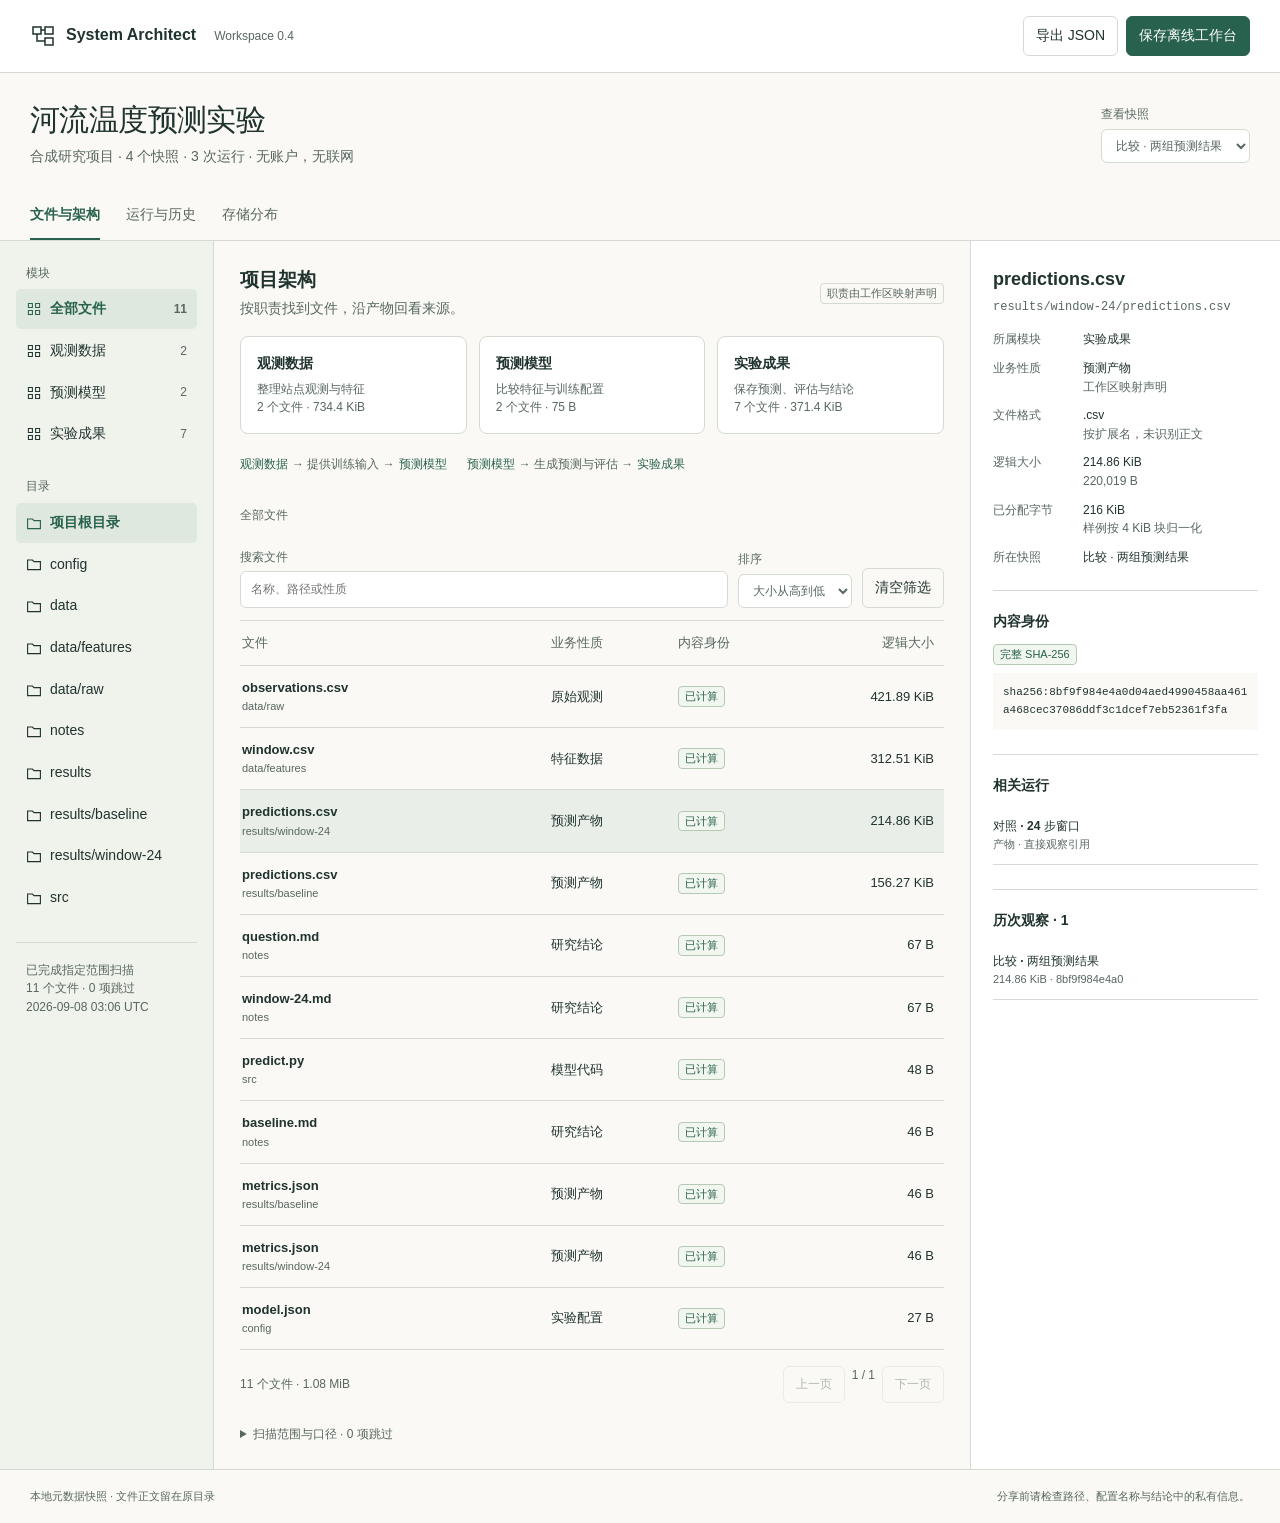
<file: examples/research-workspace/index.html>
<!doctype html>
<html lang="zh-CN">
<head>
<meta charset="utf-8">
<meta name="viewport" content="width=device-width,initial-scale=1">
<meta http-equiv="Content-Security-Policy" content="default-src 'none'; script-src 'unsafe-inline'; style-src 'unsafe-inline'; img-src data: blob:; connect-src 'none'; object-src 'none'; base-uri 'none'; form-action 'none'">
<title>河流温度预测实验 · System Architect</title>
<style>:root{--paper:#faf9f5;--ink:#20332f;--muted:#586760;--line:#d5dbd3;--green:#28614d;--soft:#e9efe8;--warm:#8b4c27;--surface:#fff;--motion:160ms cubic-bezier(.16,1,.3,1)}
*{box-sizing:border-box}body{margin:0;background:var(--paper);color:var(--ink);font:14px/1.55 -apple-system,BlinkMacSystemFont,"Segoe UI","PingFang SC",sans-serif}button,input,select{font:inherit;color:inherit}button,select{cursor:pointer}button{background:transparent;border:1px solid var(--line);border-radius:6px;padding:8px 12px;min-height:36px}button:hover{background:var(--soft);border-color:#a8b7aa}button:disabled{opacity:.45;cursor:default}button.primary{color:white;background:var(--green);border-color:var(--green)}a{color:var(--green);text-underline-offset:3px}a:hover{text-decoration-thickness:2px}button:focus-visible,a:focus-visible,input:focus-visible,select:focus-visible,summary:focus-visible{outline:2px solid var(--green);outline-offset:3px}input,select{background:var(--surface);border:1px solid var(--line);border-radius:6px;padding:8px 10px;max-width:100%;caret-color:var(--green)}::selection{background:#cbe2cd;color:var(--ink)}*{scrollbar-width:thin;scrollbar-color:#a4b4a6 var(--paper)}h1,h2,h3,p{margin:0}h1{font:500 30px/1.25 Georgia,"Songti SC",serif;letter-spacing:-.02em}h2{font-size:19px;font-weight:600;line-height:1.4}h3{font-size:14px;font-weight:600}p{color:var(--muted)}small,.small{font-size:12px;color:var(--muted)}.mono{font-family:ui-monospace,SFMono-Regular,Consolas,monospace;font-size:12px}.num{font-variant-numeric:tabular-nums}.topbar{display:flex;align-items:center;gap:18px;padding:16px 30px;border-bottom:1px solid var(--line);background:var(--surface)}.brand{display:flex;gap:10px;align-items:center;font-size:16px;font-weight:650;text-decoration:none;color:var(--ink)}.edition{color:var(--muted);font-size:12px}.top-actions{margin-left:auto;display:flex;gap:8px}.project-heading{display:flex;align-items:center;justify-content:space-between;gap:20px;padding:28px 30px 24px}.project-heading p{margin-top:8px}.snapshot-label{display:grid;gap:5px;font-size:12px;color:var(--muted);max-width:310px}.view-tabs{display:flex;gap:26px;padding:0 30px;border-bottom:1px solid var(--line)}.view-tabs button{border:0;border-radius:0;padding:12px 0;border-bottom:2px solid transparent;color:var(--muted)}.view-tabs button[aria-current]{border-bottom-color:var(--green);color:var(--green);font-weight:650}.workspace{display:grid;grid-template-columns:214px minmax(0,1fr) 310px;min-height:630px}.sidebar{background:#f0f2ec;padding:24px 16px;border-right:1px solid var(--line)}.sidebar h2{font-size:12px;color:var(--muted);font-weight:500;margin:24px 10px 8px}.sidebar h2:first-child{margin-top:0}.side-button{display:flex;align-items:center;gap:8px;width:100%;border:0;border-radius:5px;padding:9px 10px;text-align:left;margin:2px 0;overflow-wrap:anywhere}.side-button .count{margin-left:auto;color:var(--muted);font-size:12px}.side-button[aria-current]{color:var(--green);background:#dfe8de;font-weight:600}.side-button svg{flex-shrink:0}.side-foot{padding:18px 10px;border-top:1px solid var(--line);margin-top:24px;font-size:12px;color:var(--muted)}main{padding:26px;min-width:0}.section-head{display:flex;justify-content:space-between;align-items:center;gap:10px;margin-bottom:16px}.section-head p{margin-top:5px}.module-map{display:flex;gap:12px;overflow-x:auto;margin:16px 0 10px;padding-bottom:8px}.module-node{min-width:160px;flex:1;text-align:left;padding:16px;background:var(--surface);border:1px solid var(--line);border-radius:8px}.module-node strong{display:block;margin-bottom:5px}.module-node p{font-size:12px}.module-node[aria-current]{background:var(--soft);border-color:var(--green)}.relations{font-size:12px;color:var(--muted);display:flex;gap:8px 20px;flex-wrap:wrap;margin-bottom:26px}.relations button{border:0;padding:0;min-height:26px;color:var(--green);font-size:12px}.relation-arrow{color:var(--muted);margin:0 4px}.toolbar{display:flex;align-items:flex-end;gap:10px;flex-wrap:wrap;margin:20px 0 12px}.toolbar label{display:grid;gap:5px;font-size:12px;color:var(--muted)}.toolbar .search{flex:1;min-width:150px}.table-wrap{overflow:auto;border-top:1px solid var(--line)}table{border-collapse:collapse;width:100%;font-size:13px}th{text-align:left;color:var(--muted);font-weight:500;background:var(--paper);white-space:nowrap}th,td{padding:12px 10px;border-bottom:1px solid var(--line);vertical-align:middle}td:first-child,th:first-child{padding-left:2px}td:last-child,th:last-child{text-align:right;white-space:nowrap}td.path-cell{min-width:170px;max-width:400px}tr.selected{background:var(--soft)}.file-button{display:block;border:0;padding:0 5px 0 0;min-height:28px;text-align:left;max-width:100%;overflow-wrap:anywhere;border-radius:2px;font-weight:550}.file-button .directory{display:block;font-weight:400;color:var(--muted);font-size:11px;word-break:break-all}.tag{display:inline-block;font-size:11px;line-height:1.7;border:1px solid var(--line);border-radius:4px;padding:0 6px;color:var(--muted);white-space:nowrap}.tag.good{color:var(--green);border-color:#b6c9b5;background:#f1f6ef}.tag.warn{color:var(--warm);border-color:#d6bda8;background:#fcf3e8}.muted{color:var(--muted)}.empty{padding:40px 10px;max-width:65ch}.empty p{margin:8px 0 16px}.pagination{display:flex;align-items:center;justify-content:space-between;gap:12px;margin-top:16px;font-size:12px;color:var(--muted)}.pagination div{display:flex;gap:7px}.inspector{border-left:1px solid var(--line);background:var(--surface);padding:26px 22px;min-width:0;overflow-wrap:anywhere}.inspector h2{font-size:18px;word-break:break-word}.inspector .file-path{margin-top:6px;word-break:break-all}.inspector section{margin-top:24px;padding-top:20px;border-top:1px solid var(--line)}.inspector h3{margin-bottom:10px}.inspector dl{display:grid;grid-template-columns:82px 1fr;gap:10px 8px;margin:14px 0 0;font-size:12px}.inspector dt{color:var(--muted)}.inspector dd{margin:0;word-break:break-word}.hash{background:var(--paper);padding:10px;margin-top:8px;font:11px/1.7 ui-monospace,SFMono-Regular,monospace;word-break:break-all}.history-row{display:block;width:100%;text-align:left;border:0;border-bottom:1px solid var(--line);border-radius:0;padding:10px 0;font-size:12px}.history-row strong{display:block;font-weight:550}.history-row span{font-size:11px;color:var(--muted)}.notice-inline{padding:12px 0;color:var(--warm);font-size:12px}.run-header{padding-bottom:18px;border-bottom:1px solid var(--line)}.run-header h2{font-size:23px;margin-bottom:6px}.run-meta{display:flex;gap:12px;align-items:center;flex-wrap:wrap;font-size:12px}.lineage{display:grid;grid-template-columns:1fr 30px 1fr;gap:12px;margin:26px 0}.lineage h3{margin-bottom:12px}.lineage-files{min-width:0}.lineage-files button{display:block;width:100%;text-align:left;margin-bottom:8px;background:white;overflow-wrap:anywhere}.lineage-arrow{align-self:center;color:var(--green);font-size:24px}.run-source{font-size:12px;margin-top:14px;overflow-wrap:anywhere}.conclusion{padding:20px 0;border-top:1px solid var(--line);border-bottom:1px solid var(--line);margin:20px 0}.conclusion p{color:var(--ink);margin-top:8px;white-space:pre-wrap;overflow-wrap:anywhere}.run-compare{margin-top:30px}.run-compare td:first-child{white-space:nowrap}.section-note{margin-top:10px;font-size:12px;max-width:70ch}.diff-controls{display:flex;gap:12px;flex-wrap:wrap;margin:16px 0}.diff-controls label{display:grid;gap:5px;min-width:180px;flex:1;font-size:12px;color:var(--muted)}.stat-line{display:flex;gap:30px;padding:20px 0;border-bottom:1px solid var(--line);flex-wrap:wrap}.stat-line div{display:grid;gap:4px}.stat-line strong{font-size:23px;font-weight:500;font-variant-numeric:tabular-nums}.stat-line span{font-size:12px;color:var(--muted)}.distribution{margin:26px 0}.bar-row{display:grid;grid-template-columns:minmax(95px,1fr) minmax(100px,2fr) 85px;gap:16px;align-items:center;padding:12px 0;border-bottom:1px solid var(--line)}.bar-row button{border:0;padding:0;text-align:left;min-height:26px}.bar-track{height:9px;background:#e3e8df;border-radius:2px;overflow:hidden}.bar-fill{height:100%;background:var(--green)}.bar-row .num{text-align:right;font-size:12px}.storage-note{padding:14px 0;font-size:12px;color:var(--muted);max-width:70ch}.coverage{margin-top:22px;font-size:12px}.coverage summary{cursor:pointer;color:var(--muted)}.coverage ul{padding-left:18px;overflow-wrap:anywhere}.breadcrumbs{display:flex;gap:5px;align-items:center;flex-wrap:wrap;font-size:12px;color:var(--muted);margin:16px 0}.breadcrumbs button{border:0;padding:0;min-height:24px;font-size:12px}.selection-enter{animation:detail-in var(--motion)}@keyframes detail-in{from{transform:translateY(5px)}to{transform:translateY(0)}}footer{display:flex;justify-content:space-between;gap:16px;padding:18px 30px;border-top:1px solid var(--line);font-size:11px;color:var(--muted)}#notice{position:fixed;bottom:20px;left:50%;transform:translateX(-50%);padding:10px 18px;border-radius:6px;background:var(--ink);color:white;max-width:90vw;font-size:13px;display:none;z-index:5}#notice.visible{display:block}.skip-link{position:absolute;top:-70px;left:10px;background:white;padding:10px;z-index:10}.skip-link:focus{top:10px}
@media(min-width:1650px){.workspace{grid-template-columns:240px minmax(0,1fr) 340px}main{padding:30px 36px}}
@media(max-width:1100px){.workspace{grid-template-columns:190px minmax(0,1fr)}.inspector{grid-column:2;border-left:0;border-top:1px solid var(--line)}.sidebar{grid-row:1 / span 2}.module-node{min-width:155px}main{padding:22px}}
@media(max-width:700px){.topbar{padding:14px 16px;gap:8px;flex-wrap:wrap}.brand{font-size:14px}.edition{margin-left:auto}.top-actions{width:100%;margin:4px 0 0}.top-actions button{flex:1}.project-heading{padding:22px 16px;display:block}h1{font-size:26px}.snapshot-label{margin-top:16px;max-width:none}.view-tabs{padding:0 16px;gap:24px;justify-content:space-between}.workspace{display:block}.sidebar{border:0;border-bottom:1px solid var(--line);padding:14px 16px}.sidebar h2{margin:12px 0 6px}.sidebar h2:first-child{margin:0 0 6px}.side-list{display:flex;gap:5px;overflow-x:auto;padding-bottom:3px}.side-list .side-button{width:auto;min-width:max-content}.side-list .count{margin-left:4px}.sidebar .directory-list{display:flex;gap:5px;overflow-x:auto}.directory-list .side-button{width:auto;min-width:max-content}.side-foot{display:none}main{padding:22px 16px}.inspector{padding:22px 16px;border-left:0;border-top:1px solid var(--line)}.module-map{margin-top:10px}.module-node{min-width:170px}.lineage{grid-template-columns:1fr;gap:8px}.lineage-arrow{transform:rotate(90deg);justify-self:center}.toolbar{gap:8px}.bar-row{grid-template-columns:minmax(85px,1fr) minmax(65px,1.1fr) 76px;gap:10px}.stat-line{gap:22px}.stat-line strong{font-size:21px}footer{padding:18px 16px;display:grid;gap:5px}.run-header h2{font-size:21px}.inspector dl{grid-template-columns:88px 1fr}.diff-controls label{min-width:130px}.relations{margin-bottom:20px}.view-tabs button{white-space:nowrap}}
@media(prefers-reduced-motion:reduce){*,*::before,*::after{animation:none!important;transition:none!important;scroll-behavior:auto!important}}
@media print{.top-actions,.sidebar,.view-tabs,.toolbar,.pagination,footer{display:none}.workspace{display:block}.inspector{border:0}main,.inspector{padding:15px}.topbar{padding:12px}.project-heading{padding:16px}.table-wrap{overflow:visible}body{background:white}}
</style>
</head>
<body>
<a class="skip-link" href="#main">跳到内容</a>
<header class="topbar">
  <a class="brand" href="#" aria-label="System Architect 工作台首页"><svg width="26" height="26" viewBox="0 0 26 26" aria-hidden="true"><path d="M3 4h8v7H3zM15 15h8v7h-8zM15 4h8v7h-8zM7 11v7h8M11 7h4" fill="none" stroke="currentColor" stroke-width="1.5"/></svg><span>System Architect</span></a>
  <span class="edition">Workspace 0.4</span>
  <div class="top-actions"><button id="export-json">导出 JSON</button><button id="export-html" class="primary">保存离线工作台</button></div>
</header>
<div class="project-heading"><div><h1 id="project-title"></h1><p id="project-meta"></p></div><label class="snapshot-label">查看快照 <select id="snapshot" aria-label="查看快照"></select></label></div>
<nav class="view-tabs" aria-label="工作台视图"><button data-view="files" aria-current="page">文件与架构</button><button data-view="runs">运行与历史</button><button data-view="storage">存储分布</button></nav>
<div class="workspace"><aside id="sidebar" class="sidebar" aria-label="项目导航"></aside><main id="main" tabindex="-1"></main><aside id="inspector" class="inspector" aria-label="文件详情"></aside></div>
<footer><span>本地元数据快照 · 文件正文留在原目录</span><span>分享前请检查路径、配置名称与结论中的私有信息。</span></footer>
<div id="notice" role="status" aria-live="polite"></div>
<noscript>此工作台需要启用 JavaScript。文件记录可通过配套 catalog.json 阅读。</noscript>
<script type="application/json" id="initial-state">{"file": "results/window-24/predictions.csv", "run": "run-window-24", "before": "s-72561d3d94f5c6e709018dfc0149331564c3ed0983fd1b3d7ecd84c7e5581bdf"}</script>
<script type="application/json" id="catalog">{"schema": "system-architect.workspace/v1", "project": {"id": "river-temperature-study", "title": "\u6cb3\u6d41\u6e29\u5ea6\u9884\u6d4b\u5b9e\u9a8c", "synthetic": true}, "snapshots": [{"label": "\u51c6\u5907 \u00b7 \u8f93\u5165\u4e0e\u914d\u7f6e", "captured_at": "2026-09-08T01:55:00Z", "source_key": "2ac610fa7c9e7a00d194eedef48956c54779f75dd752be28dd158449a5b787ac", "map": {"schema": "system-architect.workspace-map/v1", "project": {"id": "river-temperature-study", "title": "\u6cb3\u6d41\u6e29\u5ea6\u9884\u6d4b\u5b9e\u9a8c", "synthetic": true}, "modules": [{"id": "data", "title": "\u89c2\u6d4b\u6570\u636e", "purpose": "\u6574\u7406\u7ad9\u70b9\u89c2\u6d4b\u4e0e\u7279\u5f81", "paths": ["data/**"], "evidence": "\u5408\u6210\u9879\u76ee\u7684\u663e\u5f0f\u804c\u8d23\u6620\u5c04"}, {"id": "model", "title": "\u9884\u6d4b\u6a21\u578b", "purpose": "\u6bd4\u8f83\u7279\u5f81\u4e0e\u8bad\u7ec3\u914d\u7f6e", "paths": ["src/**", "config/**"], "evidence": "\u5408\u6210\u9879\u76ee\u7684\u663e\u5f0f\u804c\u8d23\u6620\u5c04"}, {"id": "results", "title": "\u5b9e\u9a8c\u6210\u679c", "purpose": "\u4fdd\u5b58\u9884\u6d4b\u3001\u8bc4\u4f30\u4e0e\u7ed3\u8bba", "paths": ["results/**", "notes/**"], "evidence": "\u5408\u6210\u9879\u76ee\u7684\u663e\u5f0f\u804c\u8d23\u6620\u5c04"}], "relationships": [{"id": "r1", "source": "data", "target": "model", "label": "\u63d0\u4f9b\u8bad\u7ec3\u8f93\u5165", "evidence": "\u5408\u6210\u9879\u76ee\u58f0\u660e"}, {"id": "r2", "source": "model", "target": "results", "label": "\u751f\u6210\u9884\u6d4b\u4e0e\u8bc4\u4f30", "evidence": "\u5408\u6210\u9879\u76ee\u58f0\u660e"}], "nature_rules": [{"pattern": "data/raw/**", "nature": "\u539f\u59cb\u89c2\u6d4b"}, {"pattern": "data/features/**", "nature": "\u7279\u5f81\u6570\u636e"}, {"pattern": "config/**", "nature": "\u5b9e\u9a8c\u914d\u7f6e"}, {"pattern": "src/**", "nature": "\u6a21\u578b\u4ee3\u7801"}, {"pattern": "results/**", "nature": "\u9884\u6d4b\u4ea7\u7269"}, {"pattern": "notes/**", "nature": "\u7814\u7a76\u7ed3\u8bba"}], "exclude": []}, "complete": true, "files": [{"path": "config/model.json", "size_bytes": 27, "allocated_bytes": 4096, "mtime_ms": 1788825600000, "storage_id": "5617285ef402a4146a59cd954509f007d9947d84ae797b922aa9b029d8ce61d9", "format": ".json", "format_source": "extension", "module_id": "model", "nature": "\u5b9e\u9a8c\u914d\u7f6e", "content_id": "sha256:89ff4c32ef58403135271be622c818ba3ead139dd814df8a199ed66b130ba5ed", "hash_status": "full"}, {"path": "data/features/window.csv", "size_bytes": 240009, "allocated_bytes": 241664, "mtime_ms": 1788825600000, "storage_id": "6894a2d679981e7f54d95da542d5fbe9aca84301ca2c873ee8827ba94e53b966", "format": ".csv", "format_source": "extension", "module_id": "data", "nature": "\u7279\u5f81\u6570\u636e", "content_id": "sha256:f6a67bebd8d6b9d44f6f97d526cff6d4c963e575f8ae86687d9761f15169a707", "hash_status": "full"}, {"path": "data/raw/observations.csv", "size_bytes": 432013, "allocated_bytes": 434176, "mtime_ms": 1788825600000, "storage_id": "830903ccf9ffdc4b00e5df448aa270d1113ab7dbd43196ae9301ef72d2dda99f", "format": ".csv", "format_source": "extension", "module_id": "data", "nature": "\u539f\u59cb\u89c2\u6d4b", "content_id": "sha256:346919d15780a686681aee69090c7557ca81b3f69d1ee225a7c540c0b8b94bf7", "hash_status": "full"}, {"path": "notes/question.md", "size_bytes": 67, "allocated_bytes": 4096, "mtime_ms": 1788825600000, "storage_id": "ef1e1e10265605c67393e54da654aa5c01dab99f1d6f233479bbaea032517d70", "format": ".md", "format_source": "extension", "module_id": "results", "nature": "\u7814\u7a76\u7ed3\u8bba", "content_id": "sha256:c84bacf1aeda8f011c9336692a4db695736d63910042ef340814fad1be5c07e0", "hash_status": "full"}, {"path": "src/predict.py", "size_bytes": 48, "allocated_bytes": 4096, "mtime_ms": 1788825600000, "storage_id": "7429166e6ccb1537c37d43a750dd4955bfb0345daef908d9fb6e513fc50008c1", "format": ".py", "format_source": "extension", "module_id": "model", "nature": "\u6a21\u578b\u4ee3\u7801", "content_id": "sha256:77a9b907e7ea2ff3e44e909550e9f334c3aba07f628d3843a9d0397988511550", "hash_status": "full"}], "summary": {"file_count": 5, "logical_bytes": 672164, "allocated_bytes": 688128, "storage_object_count": 5, "full_hash_count": 5, "unclassified_count": 0}, "skipped": [], "policy": {"hash_max_bytes": 2097152, "max_files": 100000, "hidden": "excluded", "symlinks": "excluded", "atomic": false}, "synthetic_normalization": "Example dates and allocation normalized; logical sizes and hashes measured.", "id": "s-78a30e1afad826127b360ff4ba63aa51da0c77cf2db5f4f81ef9e8dda5d146a3"}, {"label": "\u57fa\u7ebf \u00b7 12 \u6b65\u7a97\u53e3", "captured_at": "2026-09-08T02:06:00Z", "source_key": "2ac610fa7c9e7a00d194eedef48956c54779f75dd752be28dd158449a5b787ac", "map": {"schema": "system-architect.workspace-map/v1", "project": {"id": "river-temperature-study", "title": "\u6cb3\u6d41\u6e29\u5ea6\u9884\u6d4b\u5b9e\u9a8c", "synthetic": true}, "modules": [{"id": "data", "title": "\u89c2\u6d4b\u6570\u636e", "purpose": "\u6574\u7406\u7ad9\u70b9\u89c2\u6d4b\u4e0e\u7279\u5f81", "paths": ["data/**"], "evidence": "\u5408\u6210\u9879\u76ee\u7684\u663e\u5f0f\u804c\u8d23\u6620\u5c04"}, {"id": "model", "title": "\u9884\u6d4b\u6a21\u578b", "purpose": "\u6bd4\u8f83\u7279\u5f81\u4e0e\u8bad\u7ec3\u914d\u7f6e", "paths": ["src/**", "config/**"], "evidence": "\u5408\u6210\u9879\u76ee\u7684\u663e\u5f0f\u804c\u8d23\u6620\u5c04"}, {"id": "results", "title": "\u5b9e\u9a8c\u6210\u679c", "purpose": "\u4fdd\u5b58\u9884\u6d4b\u3001\u8bc4\u4f30\u4e0e\u7ed3\u8bba", "paths": ["results/**", "notes/**"], "evidence": "\u5408\u6210\u9879\u76ee\u7684\u663e\u5f0f\u804c\u8d23\u6620\u5c04"}], "relationships": [{"id": "r1", "source": "data", "target": "model", "label": "\u63d0\u4f9b\u8bad\u7ec3\u8f93\u5165", "evidence": "\u5408\u6210\u9879\u76ee\u58f0\u660e"}, {"id": "r2", "source": "model", "target": "results", "label": "\u751f\u6210\u9884\u6d4b\u4e0e\u8bc4\u4f30", "evidence": "\u5408\u6210\u9879\u76ee\u58f0\u660e"}], "nature_rules": [{"pattern": "data/raw/**", "nature": "\u539f\u59cb\u89c2\u6d4b"}, {"pattern": "data/features/**", "nature": "\u7279\u5f81\u6570\u636e"}, {"pattern": "config/**", "nature": "\u5b9e\u9a8c\u914d\u7f6e"}, {"pattern": "src/**", "nature": "\u6a21\u578b\u4ee3\u7801"}, {"pattern": "results/**", "nature": "\u9884\u6d4b\u4ea7\u7269"}, {"pattern": "notes/**", "nature": "\u7814\u7a76\u7ed3\u8bba"}], "exclude": []}, "complete": true, "files": [{"path": "config/model.json", "size_bytes": 27, "allocated_bytes": 4096, "mtime_ms": 1788825600000, "storage_id": "5617285ef402a4146a59cd954509f007d9947d84ae797b922aa9b029d8ce61d9", "format": ".json", "format_source": "extension", "module_id": "model", "nature": "\u5b9e\u9a8c\u914d\u7f6e", "content_id": "sha256:89ff4c32ef58403135271be622c818ba3ead139dd814df8a199ed66b130ba5ed", "hash_status": "full"}, {"path": "data/features/window.csv", "size_bytes": 240009, "allocated_bytes": 241664, "mtime_ms": 1788825600000, "storage_id": "6894a2d679981e7f54d95da542d5fbe9aca84301ca2c873ee8827ba94e53b966", "format": ".csv", "format_source": "extension", "module_id": "data", "nature": "\u7279\u5f81\u6570\u636e", "content_id": "sha256:f6a67bebd8d6b9d44f6f97d526cff6d4c963e575f8ae86687d9761f15169a707", "hash_status": "full"}, {"path": "data/raw/observations.csv", "size_bytes": 432013, "allocated_bytes": 434176, "mtime_ms": 1788825600000, "storage_id": "830903ccf9ffdc4b00e5df448aa270d1113ab7dbd43196ae9301ef72d2dda99f", "format": ".csv", "format_source": "extension", "module_id": "data", "nature": "\u539f\u59cb\u89c2\u6d4b", "content_id": "sha256:346919d15780a686681aee69090c7557ca81b3f69d1ee225a7c540c0b8b94bf7", "hash_status": "full"}, {"path": "notes/baseline.md", "size_bytes": 46, "allocated_bytes": 4096, "mtime_ms": 1788825600000, "storage_id": "4da6cb4ceb92da48ce3b7efad28241929346dca2a47fc2148def8d697ac3aeee", "format": ".md", "format_source": "extension", "module_id": "results", "nature": "\u7814\u7a76\u7ed3\u8bba", "content_id": "sha256:db99b5fa27fa564fb56c81251168b3d6df5d4ff0d1477fb77504965b16e87f50", "hash_status": "full"}, {"path": "notes/question.md", "size_bytes": 67, "allocated_bytes": 4096, "mtime_ms": 1788825600000, "storage_id": "ef1e1e10265605c67393e54da654aa5c01dab99f1d6f233479bbaea032517d70", "format": ".md", "format_source": "extension", "module_id": "results", "nature": "\u7814\u7a76\u7ed3\u8bba", "content_id": "sha256:c84bacf1aeda8f011c9336692a4db695736d63910042ef340814fad1be5c07e0", "hash_status": "full"}, {"path": "results/baseline/metrics.json", "size_bytes": 46, "allocated_bytes": 4096, "mtime_ms": 1788825600000, "storage_id": "506dcdb2a6ade87bc23048814d96a9916e23f99d693195682d95f47a26df3f78", "format": ".json", "format_source": "extension", "module_id": "results", "nature": "\u9884\u6d4b\u4ea7\u7269", "content_id": "sha256:931cb69e5c7d204ee3ee2be7e9e224ea5cfd33406cf6cc1e7b7653265a3303a1", "hash_status": "full"}, {"path": "results/baseline/predictions.csv", "size_bytes": 160019, "allocated_bytes": 163840, "mtime_ms": 1788825600000, "storage_id": "7df8c29114d5f4626f90947831bd752e8ae9f36eed6cb53ae5ed20b6b3c1d9fe", "format": ".csv", "format_source": "extension", "module_id": "results", "nature": "\u9884\u6d4b\u4ea7\u7269", "content_id": "sha256:8e20bac1b496530d8455116dac47ead95cc89bfa0c5497319a381163a5d9e5f5", "hash_status": "full"}, {"path": "src/predict.py", "size_bytes": 48, "allocated_bytes": 4096, "mtime_ms": 1788825600000, "storage_id": "7429166e6ccb1537c37d43a750dd4955bfb0345daef908d9fb6e513fc50008c1", "format": ".py", "format_source": "extension", "module_id": "model", "nature": "\u6a21\u578b\u4ee3\u7801", "content_id": "sha256:77a9b907e7ea2ff3e44e909550e9f334c3aba07f628d3843a9d0397988511550", "hash_status": "full"}], "summary": {"file_count": 8, "logical_bytes": 832275, "allocated_bytes": 860160, "storage_object_count": 8, "full_hash_count": 8, "unclassified_count": 0}, "skipped": [], "policy": {"hash_max_bytes": 2097152, "max_files": 100000, "hidden": "excluded", "symlinks": "excluded", "atomic": false}, "synthetic_normalization": "Example dates and allocation normalized; logical sizes and hashes measured.", "id": "s-72561d3d94f5c6e709018dfc0149331564c3ed0983fd1b3d7ecd84c7e5581bdf"}, {"label": "\u65b0\u914d\u7f6e \u00b7 24 \u6b65\u7a97\u53e3", "captured_at": "2026-09-08T02:55:00Z", "source_key": "2ac610fa7c9e7a00d194eedef48956c54779f75dd752be28dd158449a5b787ac", "map": {"schema": "system-architect.workspace-map/v1", "project": {"id": "river-temperature-study", "title": "\u6cb3\u6d41\u6e29\u5ea6\u9884\u6d4b\u5b9e\u9a8c", "synthetic": true}, "modules": [{"id": "data", "title": "\u89c2\u6d4b\u6570\u636e", "purpose": "\u6574\u7406\u7ad9\u70b9\u89c2\u6d4b\u4e0e\u7279\u5f81", "paths": ["data/**"], "evidence": "\u5408\u6210\u9879\u76ee\u7684\u663e\u5f0f\u804c\u8d23\u6620\u5c04"}, {"id": "model", "title": "\u9884\u6d4b\u6a21\u578b", "purpose": "\u6bd4\u8f83\u7279\u5f81\u4e0e\u8bad\u7ec3\u914d\u7f6e", "paths": ["src/**", "config/**"], "evidence": "\u5408\u6210\u9879\u76ee\u7684\u663e\u5f0f\u804c\u8d23\u6620\u5c04"}, {"id": "results", "title": "\u5b9e\u9a8c\u6210\u679c", "purpose": "\u4fdd\u5b58\u9884\u6d4b\u3001\u8bc4\u4f30\u4e0e\u7ed3\u8bba", "paths": ["results/**", "notes/**"], "evidence": "\u5408\u6210\u9879\u76ee\u7684\u663e\u5f0f\u804c\u8d23\u6620\u5c04"}], "relationships": [{"id": "r1", "source": "data", "target": "model", "label": "\u63d0\u4f9b\u8bad\u7ec3\u8f93\u5165", "evidence": "\u5408\u6210\u9879\u76ee\u58f0\u660e"}, {"id": "r2", "source": "model", "target": "results", "label": "\u751f\u6210\u9884\u6d4b\u4e0e\u8bc4\u4f30", "evidence": "\u5408\u6210\u9879\u76ee\u58f0\u660e"}], "nature_rules": [{"pattern": "data/raw/**", "nature": "\u539f\u59cb\u89c2\u6d4b"}, {"pattern": "data/features/**", "nature": "\u7279\u5f81\u6570\u636e"}, {"pattern": "config/**", "nature": "\u5b9e\u9a8c\u914d\u7f6e"}, {"pattern": "src/**", "nature": "\u6a21\u578b\u4ee3\u7801"}, {"pattern": "results/**", "nature": "\u9884\u6d4b\u4ea7\u7269"}, {"pattern": "notes/**", "nature": "\u7814\u7a76\u7ed3\u8bba"}], "exclude": []}, "complete": true, "files": [{"path": "config/model.json", "size_bytes": 27, "allocated_bytes": 4096, "mtime_ms": 1788825600000, "storage_id": "5617285ef402a4146a59cd954509f007d9947d84ae797b922aa9b029d8ce61d9", "format": ".json", "format_source": "extension", "module_id": "model", "nature": "\u5b9e\u9a8c\u914d\u7f6e", "content_id": "sha256:24d5eebc61989a128ef0038b0efa440eec50c52520f11f587de188d89ecd3551", "hash_status": "full"}, {"path": "data/features/window.csv", "size_bytes": 320009, "allocated_bytes": 323584, "mtime_ms": 1788825600000, "storage_id": "6894a2d679981e7f54d95da542d5fbe9aca84301ca2c873ee8827ba94e53b966", "format": ".csv", "format_source": "extension", "module_id": "data", "nature": "\u7279\u5f81\u6570\u636e", "content_id": "sha256:fa47d88926a650e22aab7f0213a1a09bd85eda8ec09d7d6841b2326c601e5912", "hash_status": "full"}, {"path": "data/raw/observations.csv", "size_bytes": 432013, "allocated_bytes": 434176, "mtime_ms": 1788825600000, "storage_id": "830903ccf9ffdc4b00e5df448aa270d1113ab7dbd43196ae9301ef72d2dda99f", "format": ".csv", "format_source": "extension", "module_id": "data", "nature": "\u539f\u59cb\u89c2\u6d4b", "content_id": "sha256:346919d15780a686681aee69090c7557ca81b3f69d1ee225a7c540c0b8b94bf7", "hash_status": "full"}, {"path": "notes/baseline.md", "size_bytes": 46, "allocated_bytes": 4096, "mtime_ms": 1788825600000, "storage_id": "4da6cb4ceb92da48ce3b7efad28241929346dca2a47fc2148def8d697ac3aeee", "format": ".md", "format_source": "extension", "module_id": "results", "nature": "\u7814\u7a76\u7ed3\u8bba", "content_id": "sha256:db99b5fa27fa564fb56c81251168b3d6df5d4ff0d1477fb77504965b16e87f50", "hash_status": "full"}, {"path": "notes/question.md", "size_bytes": 67, "allocated_bytes": 4096, "mtime_ms": 1788825600000, "storage_id": "ef1e1e10265605c67393e54da654aa5c01dab99f1d6f233479bbaea032517d70", "format": ".md", "format_source": "extension", "module_id": "results", "nature": "\u7814\u7a76\u7ed3\u8bba", "content_id": "sha256:c84bacf1aeda8f011c9336692a4db695736d63910042ef340814fad1be5c07e0", "hash_status": "full"}, {"path": "results/baseline/metrics.json", "size_bytes": 46, "allocated_bytes": 4096, "mtime_ms": 1788825600000, "storage_id": "506dcdb2a6ade87bc23048814d96a9916e23f99d693195682d95f47a26df3f78", "format": ".json", "format_source": "extension", "module_id": "results", "nature": "\u9884\u6d4b\u4ea7\u7269", "content_id": "sha256:931cb69e5c7d204ee3ee2be7e9e224ea5cfd33406cf6cc1e7b7653265a3303a1", "hash_status": "full"}, {"path": "results/baseline/predictions.csv", "size_bytes": 160019, "allocated_bytes": 163840, "mtime_ms": 1788825600000, "storage_id": "7df8c29114d5f4626f90947831bd752e8ae9f36eed6cb53ae5ed20b6b3c1d9fe", "format": ".csv", "format_source": "extension", "module_id": "results", "nature": "\u9884\u6d4b\u4ea7\u7269", "content_id": "sha256:8e20bac1b496530d8455116dac47ead95cc89bfa0c5497319a381163a5d9e5f5", "hash_status": "full"}, {"path": "src/predict.py", "size_bytes": 48, "allocated_bytes": 4096, "mtime_ms": 1788825600000, "storage_id": "7429166e6ccb1537c37d43a750dd4955bfb0345daef908d9fb6e513fc50008c1", "format": ".py", "format_source": "extension", "module_id": "model", "nature": "\u6a21\u578b\u4ee3\u7801", "content_id": "sha256:77a9b907e7ea2ff3e44e909550e9f334c3aba07f628d3843a9d0397988511550", "hash_status": "full"}], "summary": {"file_count": 8, "logical_bytes": 912275, "allocated_bytes": 942080, "storage_object_count": 8, "full_hash_count": 8, "unclassified_count": 0}, "skipped": [], "policy": {"hash_max_bytes": 2097152, "max_files": 100000, "hidden": "excluded", "symlinks": "excluded", "atomic": false}, "synthetic_normalization": "Example dates and allocation normalized; logical sizes and hashes measured.", "id": "s-91408c5c9ad37a58f92f21c70c02d5f3fe0386bf96d84d0aab7386a21b3c9a99"}, {"label": "\u6bd4\u8f83 \u00b7 \u4e24\u7ec4\u9884\u6d4b\u7ed3\u679c", "captured_at": "2026-09-08T03:06:00Z", "source_key": "2ac610fa7c9e7a00d194eedef48956c54779f75dd752be28dd158449a5b787ac", "map": {"schema": "system-architect.workspace-map/v1", "project": {"id": "river-temperature-study", "title": "\u6cb3\u6d41\u6e29\u5ea6\u9884\u6d4b\u5b9e\u9a8c", "synthetic": true}, "modules": [{"id": "data", "title": "\u89c2\u6d4b\u6570\u636e", "purpose": "\u6574\u7406\u7ad9\u70b9\u89c2\u6d4b\u4e0e\u7279\u5f81", "paths": ["data/**"], "evidence": "\u5408\u6210\u9879\u76ee\u7684\u663e\u5f0f\u804c\u8d23\u6620\u5c04"}, {"id": "model", "title": "\u9884\u6d4b\u6a21\u578b", "purpose": "\u6bd4\u8f83\u7279\u5f81\u4e0e\u8bad\u7ec3\u914d\u7f6e", "paths": ["src/**", "config/**"], "evidence": "\u5408\u6210\u9879\u76ee\u7684\u663e\u5f0f\u804c\u8d23\u6620\u5c04"}, {"id": "results", "title": "\u5b9e\u9a8c\u6210\u679c", "purpose": "\u4fdd\u5b58\u9884\u6d4b\u3001\u8bc4\u4f30\u4e0e\u7ed3\u8bba", "paths": ["results/**", "notes/**"], "evidence": "\u5408\u6210\u9879\u76ee\u7684\u663e\u5f0f\u804c\u8d23\u6620\u5c04"}], "relationships": [{"id": "r1", "source": "data", "target": "model", "label": "\u63d0\u4f9b\u8bad\u7ec3\u8f93\u5165", "evidence": "\u5408\u6210\u9879\u76ee\u58f0\u660e"}, {"id": "r2", "source": "model", "target": "results", "label": "\u751f\u6210\u9884\u6d4b\u4e0e\u8bc4\u4f30", "evidence": "\u5408\u6210\u9879\u76ee\u58f0\u660e"}], "nature_rules": [{"pattern": "data/raw/**", "nature": "\u539f\u59cb\u89c2\u6d4b"}, {"pattern": "data/features/**", "nature": "\u7279\u5f81\u6570\u636e"}, {"pattern": "config/**", "nature": "\u5b9e\u9a8c\u914d\u7f6e"}, {"pattern": "src/**", "nature": "\u6a21\u578b\u4ee3\u7801"}, {"pattern": "results/**", "nature": "\u9884\u6d4b\u4ea7\u7269"}, {"pattern": "notes/**", "nature": "\u7814\u7a76\u7ed3\u8bba"}], "exclude": []}, "complete": true, "files": [{"path": "config/model.json", "size_bytes": 27, "allocated_bytes": 4096, "mtime_ms": 1788825600000, "storage_id": "5617285ef402a4146a59cd954509f007d9947d84ae797b922aa9b029d8ce61d9", "format": ".json", "format_source": "extension", "module_id": "model", "nature": "\u5b9e\u9a8c\u914d\u7f6e", "content_id": "sha256:24d5eebc61989a128ef0038b0efa440eec50c52520f11f587de188d89ecd3551", "hash_status": "full"}, {"path": "data/features/window.csv", "size_bytes": 320009, "allocated_bytes": 323584, "mtime_ms": 1788825600000, "storage_id": "6894a2d679981e7f54d95da542d5fbe9aca84301ca2c873ee8827ba94e53b966", "format": ".csv", "format_source": "extension", "module_id": "data", "nature": "\u7279\u5f81\u6570\u636e", "content_id": "sha256:fa47d88926a650e22aab7f0213a1a09bd85eda8ec09d7d6841b2326c601e5912", "hash_status": "full"}, {"path": "data/raw/observations.csv", "size_bytes": 432013, "allocated_bytes": 434176, "mtime_ms": 1788825600000, "storage_id": "830903ccf9ffdc4b00e5df448aa270d1113ab7dbd43196ae9301ef72d2dda99f", "format": ".csv", "format_source": "extension", "module_id": "data", "nature": "\u539f\u59cb\u89c2\u6d4b", "content_id": "sha256:346919d15780a686681aee69090c7557ca81b3f69d1ee225a7c540c0b8b94bf7", "hash_status": "full"}, {"path": "notes/baseline.md", "size_bytes": 46, "allocated_bytes": 4096, "mtime_ms": 1788825600000, "storage_id": "4da6cb4ceb92da48ce3b7efad28241929346dca2a47fc2148def8d697ac3aeee", "format": ".md", "format_source": "extension", "module_id": "results", "nature": "\u7814\u7a76\u7ed3\u8bba", "content_id": "sha256:db99b5fa27fa564fb56c81251168b3d6df5d4ff0d1477fb77504965b16e87f50", "hash_status": "full"}, {"path": "notes/question.md", "size_bytes": 67, "allocated_bytes": 4096, "mtime_ms": 1788825600000, "storage_id": "ef1e1e10265605c67393e54da654aa5c01dab99f1d6f233479bbaea032517d70", "format": ".md", "format_source": "extension", "module_id": "results", "nature": "\u7814\u7a76\u7ed3\u8bba", "content_id": "sha256:c84bacf1aeda8f011c9336692a4db695736d63910042ef340814fad1be5c07e0", "hash_status": "full"}, {"path": "notes/window-24.md", "size_bytes": 67, "allocated_bytes": 4096, "mtime_ms": 1788825600000, "storage_id": "1e72c89d45b3397ac62f88e6fd82f95cdae3875e46c36f639ceb5331d8402ad9", "format": ".md", "format_source": "extension", "module_id": "results", "nature": "\u7814\u7a76\u7ed3\u8bba", "content_id": "sha256:dd331f8557ce98eaf4b8cc49b9936901eca2caab27dbef82a801e4d7b01acf15", "hash_status": "full"}, {"path": "results/baseline/metrics.json", "size_bytes": 46, "allocated_bytes": 4096, "mtime_ms": 1788825600000, "storage_id": "506dcdb2a6ade87bc23048814d96a9916e23f99d693195682d95f47a26df3f78", "format": ".json", "format_source": "extension", "module_id": "results", "nature": "\u9884\u6d4b\u4ea7\u7269", "content_id": "sha256:931cb69e5c7d204ee3ee2be7e9e224ea5cfd33406cf6cc1e7b7653265a3303a1", "hash_status": "full"}, {"path": "results/baseline/predictions.csv", "size_bytes": 160019, "allocated_bytes": 163840, "mtime_ms": 1788825600000, "storage_id": "7df8c29114d5f4626f90947831bd752e8ae9f36eed6cb53ae5ed20b6b3c1d9fe", "format": ".csv", "format_source": "extension", "module_id": "results", "nature": "\u9884\u6d4b\u4ea7\u7269", "content_id": "sha256:8e20bac1b496530d8455116dac47ead95cc89bfa0c5497319a381163a5d9e5f5", "hash_status": "full"}, {"path": "results/window-24/metrics.json", "size_bytes": 46, "allocated_bytes": 4096, "mtime_ms": 1788825600000, "storage_id": "226d8a070d4eae8a6d36bd73a4ff711080681ffbbf8aaa8273c9db0ac2e349bc", "format": ".json", "format_source": "extension", "module_id": "results", "nature": "\u9884\u6d4b\u4ea7\u7269", "content_id": "sha256:8cda0058171b2bc8de9050e1616b7072756f91c00d74f605f8d14a337f1b183c", "hash_status": "full"}, {"path": "results/window-24/predictions.csv", "size_bytes": 220019, "allocated_bytes": 221184, "mtime_ms": 1788825600000, "storage_id": "4167e840b4519014f345946854a71986de2c755401250f9d6614165011fd6489", "format": ".csv", "format_source": "extension", "module_id": "results", "nature": "\u9884\u6d4b\u4ea7\u7269", "content_id": "sha256:8bf9f984e4a0d04aed4990458aa461a468cec37086ddf3c1dcef7eb52361f3fa", "hash_status": "full"}, {"path": "src/predict.py", "size_bytes": 48, "allocated_bytes": 4096, "mtime_ms": 1788825600000, "storage_id": "7429166e6ccb1537c37d43a750dd4955bfb0345daef908d9fb6e513fc50008c1", "format": ".py", "format_source": "extension", "module_id": "model", "nature": "\u6a21\u578b\u4ee3\u7801", "content_id": "sha256:77a9b907e7ea2ff3e44e909550e9f334c3aba07f628d3843a9d0397988511550", "hash_status": "full"}], "summary": {"file_count": 11, "logical_bytes": 1132407, "allocated_bytes": 1171456, "storage_object_count": 11, "full_hash_count": 11, "unclassified_count": 0}, "skipped": [], "policy": {"hash_max_bytes": 2097152, "max_files": 100000, "hidden": "excluded", "symlinks": "excluded", "atomic": false}, "synthetic_normalization": "Example dates and allocation normalized; logical sizes and hashes measured.", "id": "s-efeebe767989100d2c4bdc89ba508c18f7b7226359e08a4baa6a7f97eadec4fa"}], "runs": [{"schema": "system-architect.run/v1", "id": "run-baseline", "title": "\u57fa\u7ebf \u00b7 12 \u6b65\u7a97\u53e3", "status": "completed", "started_at": "2026-09-08T02:00:00Z", "ended_at": "2026-09-08T02:05:00Z", "inputs": [{"snapshot_id": "s-78a30e1afad826127b360ff4ba63aa51da0c77cf2db5f4f81ef9e8dda5d146a3", "path": "data/features/window.csv", "content_id": "sha256:f6a67bebd8d6b9d44f6f97d526cff6d4c963e575f8ae86687d9761f15169a707"}, {"snapshot_id": "s-78a30e1afad826127b360ff4ba63aa51da0c77cf2db5f4f81ef9e8dda5d146a3", "path": "src/predict.py", "content_id": "sha256:77a9b907e7ea2ff3e44e909550e9f334c3aba07f628d3843a9d0397988511550"}], "config": [{"snapshot_id": "s-78a30e1afad826127b360ff4ba63aa51da0c77cf2db5f4f81ef9e8dda5d146a3", "path": "config/model.json", "content_id": "sha256:89ff4c32ef58403135271be622c818ba3ead139dd814df8a199ed66b130ba5ed"}], "outputs": [{"snapshot_id": "s-72561d3d94f5c6e709018dfc0149331564c3ed0983fd1b3d7ecd84c7e5581bdf", "path": "results/baseline/predictions.csv", "content_id": "sha256:8e20bac1b496530d8455116dac47ead95cc89bfa0c5497319a381163a5d9e5f5"}, {"snapshot_id": "s-72561d3d94f5c6e709018dfc0149331564c3ed0983fd1b3d7ecd84c7e5581bdf", "path": "results/baseline/metrics.json", "content_id": "sha256:931cb69e5c7d204ee3ee2be7e9e224ea5cfd33406cf6cc1e7b7653265a3303a1"}, {"snapshot_id": "s-72561d3d94f5c6e709018dfc0149331564c3ed0983fd1b3d7ecd84c7e5581bdf", "path": "notes/baseline.md", "content_id": "sha256:db99b5fa27fa564fb56c81251168b3d6df5d4ff0d1477fb77504965b16e87f50"}], "command": "python src/predict.py --config config/model.json", "metrics": {"MAE (\u00b0C)": 0.84}, "conclusion": "12 \u6b65\u7a97\u53e3\u4f5c\u4e3a\u6bd4\u8f83\u57fa\u7ebf\u3002\u6837\u4f8b MAE \u4e3a 0.84\u00b0C\u3002", "evidence": "\u5408\u6210\u5b9e\u9a8c\u8bb0\u5f55\uff0c\u6307\u6807\u4ec5\u4f9b\u4ea4\u4e92\u793a\u4f8b\uff0c\u4e0d\u6784\u6210\u5b9e\u9645\u7814\u7a76\u7ed3\u679c", "record_digest": "cd5b9b125b7d4e2070a31ff8e5c15a4599ba778206cf29f7a08e5acae5bc0ad5"}, {"schema": "system-architect.run/v1", "id": "run-window-24", "title": "\u5bf9\u7167 \u00b7 24 \u6b65\u7a97\u53e3", "status": "completed", "started_at": "2026-09-08T03:00:00Z", "ended_at": "2026-09-08T03:05:00Z", "inputs": [{"snapshot_id": "s-91408c5c9ad37a58f92f21c70c02d5f3fe0386bf96d84d0aab7386a21b3c9a99", "path": "data/features/window.csv", "content_id": "sha256:fa47d88926a650e22aab7f0213a1a09bd85eda8ec09d7d6841b2326c601e5912"}, {"snapshot_id": "s-91408c5c9ad37a58f92f21c70c02d5f3fe0386bf96d84d0aab7386a21b3c9a99", "path": "src/predict.py", "content_id": "sha256:77a9b907e7ea2ff3e44e909550e9f334c3aba07f628d3843a9d0397988511550"}], "config": [{"snapshot_id": "s-91408c5c9ad37a58f92f21c70c02d5f3fe0386bf96d84d0aab7386a21b3c9a99", "path": "config/model.json", "content_id": "sha256:24d5eebc61989a128ef0038b0efa440eec50c52520f11f587de188d89ecd3551"}], "outputs": [{"snapshot_id": "s-efeebe767989100d2c4bdc89ba508c18f7b7226359e08a4baa6a7f97eadec4fa", "path": "results/window-24/predictions.csv", "content_id": "sha256:8bf9f984e4a0d04aed4990458aa461a468cec37086ddf3c1dcef7eb52361f3fa"}, {"snapshot_id": "s-efeebe767989100d2c4bdc89ba508c18f7b7226359e08a4baa6a7f97eadec4fa", "path": "results/window-24/metrics.json", "content_id": "sha256:8cda0058171b2bc8de9050e1616b7072756f91c00d74f605f8d14a337f1b183c"}, {"snapshot_id": "s-efeebe767989100d2c4bdc89ba508c18f7b7226359e08a4baa6a7f97eadec4fa", "path": "notes/window-24.md", "content_id": "sha256:dd331f8557ce98eaf4b8cc49b9936901eca2caab27dbef82a801e4d7b01acf15"}], "command": "python src/predict.py --config config/model.json", "metrics": {"MAE (\u00b0C)": 0.71}, "conclusion": "\u6837\u4f8b MAE \u4ece 0.84\u00b0C \u964d\u5230 0.71\u00b0C\u3002\u8f93\u5165\u7279\u5f81\u4e0e\u7a97\u53e3\u914d\u7f6e\u5747\u6709\u53d8\u5316\uff0c\u4e0d\u80fd\u4ec5\u51ed\u8fd9\u4e24\u6b21\u8bb0\u5f55\u8ba4\u5b9a\u6539\u5584\u539f\u56e0\u3002\u8de8\u7ad9\u70b9\u9a8c\u8bc1\u5c1a\u672a\u5b8c\u6210\u3002", "evidence": "\u5408\u6210\u5b9e\u9a8c\u8bb0\u5f55\uff0c\u6307\u6807\u4ec5\u4f9b\u4ea4\u4e92\u793a\u4f8b\uff0c\u4e0d\u6784\u6210\u5b9e\u9645\u7814\u7a76\u7ed3\u679c", "record_digest": "70bfc4c7e4c13d4c5f22f04a3e18507429d76d2bdc241d910b700827ce7927fe"}, {"schema": "system-architect.run/v1", "id": "run-aborted", "title": "\u91cd\u8bd5 \u00b7 \u65e0\u65b0\u4ea7\u7269", "status": "cancelled", "started_at": "2026-09-08T03:10:00Z", "ended_at": "2026-09-08T03:11:00Z", "inputs": [{"snapshot_id": "s-91408c5c9ad37a58f92f21c70c02d5f3fe0386bf96d84d0aab7386a21b3c9a99", "path": "data/features/window.csv", "content_id": "sha256:fa47d88926a650e22aab7f0213a1a09bd85eda8ec09d7d6841b2326c601e5912"}, {"snapshot_id": "s-91408c5c9ad37a58f92f21c70c02d5f3fe0386bf96d84d0aab7386a21b3c9a99", "path": "src/predict.py", "content_id": "sha256:77a9b907e7ea2ff3e44e909550e9f334c3aba07f628d3843a9d0397988511550"}], "config": [{"snapshot_id": "s-91408c5c9ad37a58f92f21c70c02d5f3fe0386bf96d84d0aab7386a21b3c9a99", "path": "config/model.json", "content_id": "sha256:24d5eebc61989a128ef0038b0efa440eec50c52520f11f587de188d89ecd3551"}], "outputs": [], "command": "python src/predict.py --config config/model.json", "metrics": {}, "conclusion": "\u6a21\u62df\u4e00\u6b21\u53d6\u6d88\u7684\u5c1d\u8bd5\uff0c\u4fdd\u7559\u8f93\u5165\u4e0e\u914d\u7f6e\uff0c\u6ca1\u6709\u751f\u6210\u65b0\u4ea7\u7269\u3002", "evidence": "\u5408\u6210\u5b9e\u9a8c\u8bb0\u5f55\uff0c\u6307\u6807\u4ec5\u4f9b\u4ea4\u4e92\u793a\u4f8b\uff0c\u4e0d\u6784\u6210\u5b9e\u9645\u7814\u7a76\u7ed3\u679c", "record_digest": "8fe5e170a835ee88df94eebc02823130a50daa66e41e443998f993c46308588f"}]}</script>
<script>/* Offline reader. Catalog facts stay unchanged; navigation is separately exportable. */
(() => {
  'use strict';
  const sourceDocument = '<!doctype html>\n' + document.documentElement.outerHTML;
  const data = JSON.parse(document.getElementById('catalog').textContent);
  const saved = JSON.parse(document.getElementById('initial-state').textContent);
  const $ = (id) => document.getElementById(id);
  const esc = (s) => String(s ?? '').replace(/[&<>"']/g, c => ({'&':'&amp;','<':'&lt;','>':'&gt;','"':'&quot;',"'":'&#39;'}[c]));
  const textJSON = (v) => JSON.stringify(v).replace(/</g, '\\u003c').replace(/>/g, '\\u003e').replace(/&/g, '\\u0026');
  const icons = {
    folder:'<svg width="16" height="16" viewBox="0 0 20 20" aria-hidden="true"><path d="M2 5h6l2 2h8v10H2z" fill="none" stroke="currentColor" stroke-width="1.4"/></svg>',
    module:'<svg width="16" height="16" viewBox="0 0 20 20" aria-hidden="true"><path d="M3 3h5v5H3zM12 3h5v5h-5zM3 12h5v5H3zM12 12h5v5h-5z" fill="none" stroke="currentColor" stroke-width="1.3"/></svg>'
  };
  const state = {view:'files', snapshot:data.snapshots.at(-1)?.id, module:'', directory:'',
    query:'', nature:'', sort:'size', page:0, file:'', run:data.runs.at(-1)?.id || '',
    group:'nature', before:data.snapshots.at(-2)?.id || data.snapshots[0]?.id, ...saved};
  if (!['files','runs','storage'].includes(state.view)) state.view = 'files';
  if (!data.snapshots.some(s=>s.id === state.snapshot)) state.snapshot = data.snapshots.at(-1)?.id;
  const snap = () => data.snapshots.find(s=>s.id === state.snapshot);
  const findFile = (sid,path) => data.snapshots.find(s=>s.id===sid)?.files.find(f=>f.path===path);
  const moduleName = (id,s=snap()) => s?.map.modules.find(m=>m.id===id)?.title || '未归属模块';
  const baseName = (p) => p.split('/').at(-1);
  const dirName = (p) => p.includes('/') ? p.slice(0,p.lastIndexOf('/')) : '项目根目录';
  const formatBytes = (n) => {
    if (n === null || n === undefined) return '未知';
    if (!n) return '0 B';
    const u = Math.min(4,Math.floor(Math.log(n)/Math.log(1024)));
    return `${(n/1024**u).toLocaleString('en-US',{maximumFractionDigits:u?2:0})} ${['B','KiB','MiB','GiB','TiB'][u]}`;
  };
  const time = (s) => new Date(s).toISOString().replace('T',' ').slice(0,16) + ' UTC';
  const hashLabel = (f) => ({full:'完整 SHA-256',size_limit:'超出哈希上限',disabled:'未计算摘要',changed:'扫描时发生变化',unreadable:'内容不可读'}[f.hash_status] || '未知');
  const statusLabel = (s) => ({completed:'已完成 · 登记',failed:'失败 · 登记',cancelled:'已取消 · 登记'}[s] || '未知');
  const active = (yes) => yes ? ' aria-current="true"' : '';
  const button = (action,value,label,klass='',current=false) => `<button class="${klass}" data-action="${action}" data-value="${esc(value)}"${active(current)}>${label}</button>`;
  const fileButton = (f,sid,klass='file-button') => `<button class="${klass}" data-action="file" data-snapshot="${esc(sid)}" data-value="${esc(f.path)}">${esc(baseName(f.path))}<span class="directory">${esc(dirName(f.path))}</span></button>`;
  function toast(message) {
    $('notice').textContent=message; $('notice').classList.add('visible');
    clearTimeout(toast.timer); toast.timer=setTimeout(()=>$('notice').classList.remove('visible'),4000);
  }
  function snapshotOptions(selected) {
    return data.snapshots.map(s=>`<option value="${esc(s.id)}"${s.id===selected?' selected':''}>${esc(s.label)}</option>`).join('');
  }
  function filteredFiles() {
    const s=snap(); if (!s) return [];
    let files=s.files.filter(f=>(!state.module || (state.module==='__none' ? !f.module_id : f.module_id===state.module))
      && (!state.directory || f.path.startsWith(state.directory+'/'))
      && (!state.nature || (f.nature || '未分类')===state.nature)
      && (!state.query || `${f.path} ${f.nature || ''} ${moduleName(f.module_id)} ${f.format}`.toLowerCase().includes(state.query.toLowerCase())));
    return files.sort(state.sort==='path'?(a,b)=>a.path.localeCompare(b.path): (a,b)=>b.size_bytes-a.size_bytes || a.path.localeCompare(b.path));
  }
  function renderSidebar() {
    const s=snap(); if(!s){$('sidebar').innerHTML='<p>尚无快照</p>';return;}
    if(state.view==='runs') {
      $('sidebar').innerHTML='<h2>运行记录</h2><div class="side-list">'+data.runs.map(r=>button('run',r.id,`${esc(r.title)}<span class="count">${esc(r.status==='completed'?'完成':r.status==='failed'?'失败':'取消')}</span>`,'side-button',r.id===state.run)).join('')+'</div><div class="side-foot">每次运行有独立记录。失败或无新产物的尝试也可以保留。</div>';
      return;
    }
    const modules = s.map.modules;
    const directories = [...new Set(s.files.flatMap(f=>{
      const parts=f.path.split('/');return parts.slice(0,-1).map((_,i)=>parts.slice(0,i+1).join('/'));
    }))].sort();
    $('sidebar').innerHTML='<h2>模块</h2><div class="side-list">'+button('module','',`${icons.module}全部文件<span class="count">${s.files.length}</span>`,'side-button',!state.module)
      +modules.map(m=>button('module',m.id,`${icons.module}${esc(m.title)}<span class="count">${s.files.filter(f=>f.module_id===m.id).length}</span>`,'side-button',state.module===m.id)).join('')
      +(s.files.some(f=>!f.module_id)?button('module','__none','未归属模块','side-button',state.module==='__none'):'')
      +'</div><h2>目录</h2><div class="directory-list">'+button('directory','',`${icons.folder}项目根目录`,'side-button',!state.directory)
      +directories.slice(0,200).map(d=>button('directory',d,`${icons.folder}<span>${esc(d)}</span>`,'side-button',state.directory===d)).join('')
      +(directories.length>200?'<p class="small">显示前 200 个目录，可通过文件搜索查找完整路径。</p>':'')
      +'</div><div class="side-foot">'+(s.complete?'已完成指定范围扫描':'扫描不完整，部分内容未观察')+'<br>'+s.files.length+' 个文件 · '+s.skipped.length+' 项跳过<br>'+esc(time(s.captured_at))+'</div>';
  }
  function coverage() {
    const s=snap();
    return `<details class="coverage"><summary>扫描范围与口径 · ${s.skipped.length} 项跳过</summary><p class="section-note">隐藏项、依赖目录、常见凭证名称与符号链接默认跳过。扫描不保存文件正文，也不是原子文件系统快照。摘要上限 ${formatBytes(s.policy.hash_max_bytes)} / 文件。</p>`
      +(s.skipped.length?'<ul>'+s.skipped.slice(0,100).map(x=>`<li>${esc(x.path)} · ${esc(({excluded:'按规则排除',symlink:'符号链接',symlink_or_special:'链接或特殊文件',file_limit:'达到文件上限'})[x.reason] || x.reason)}</li>`).join('')+'</ul>':'')+'</details>';
  }
  function table(files, heading='文件') {
    const pages=Math.max(1,Math.ceil(files.length/200));state.page=Math.max(0,Math.min(state.page,pages-1));
    const rows=files.slice(state.page*200,(state.page+1)*200);
    if(!rows.length) return '<div class="empty"><h3>当前条件下没有文件</h3><p>调整模块、目录或搜索条件，查看其他文件。</p>'+button('reset','','清空筛选')+'</div>';
    return `<div class="table-wrap"><table aria-label="${esc(heading)}"><thead><tr><th>文件</th><th>业务性质</th><th>内容身份</th><th>逻辑大小</th></tr></thead><tbody>`
      +rows.map(f=>`<tr class="${state.file===f.path?'selected':''}"><td class="path-cell">${fileButton(f,state.snapshot)}</td><td>${esc(f.nature || '未分类')}</td><td><span class="tag ${f.content_id?'good':'warn'}">${f.content_id?'已计算':'未知'}</span></td><td class="num">${formatBytes(f.size_bytes)}</td></tr>`).join('')
      +`</tbody></table></div><div class="pagination"><span>${files.length} 个文件 · ${formatBytes(files.reduce((n,f)=>n+f.size_bytes,0))}</span><div><button data-action="page" data-value="-1"${state.page===0?' disabled':''}>上一页</button><span>${state.page+1} / ${pages}</span><button data-action="page" data-value="1"${state.page>=pages-1?' disabled':''}>下一页</button></div></div>`;
  }
  function filters() {
    return `<div class="toolbar"><label class="search">搜索文件<input id="search" type="search" value="${esc(state.query)}" placeholder="名称、路径或性质"></label><label>排序<select id="sort"><option value="size"${state.sort==='size'?' selected':''}>大小从高到低</option><option value="path"${state.sort==='path'?' selected':''}>文件路径</option></select></label>${button('reset','','清空筛选')}</div>`;
  }
  function renderFiles() {
    const s=snap();
    const chosen=s.map.modules.find(m=>m.id===state.module);
    $('main').innerHTML='<div class="section-head"><div><h2>'+esc(chosen?.title || '项目架构')+'</h2><p>'+esc(chosen?.purpose || '按职责找到文件，沿产物回看来源。')+'</p></div><span class="tag">职责由工作区映射声明</span></div>'
      +'<div class="module-map" aria-label="模块职责">'+s.map.modules.map(m=>button('module',m.id,`<strong>${esc(m.title)}</strong><p>${esc(m.purpose)}</p><div class="small num">${s.files.filter(f=>f.module_id===m.id).length} 个文件 · ${formatBytes(s.files.filter(f=>f.module_id===m.id).reduce((n,f)=>n+f.size_bytes,0))}</div>`,'module-node',state.module===m.id)).join('')+'</div>'
      +'<div class="relations" aria-label="声明的模块关系">'+s.map.relationships.map(r=>`<span>${button('module',r.source,esc(moduleName(r.source)))}<span class="relation-arrow">→ ${esc(r.label)} →</span>${button('module',r.target,esc(moduleName(r.target)))}</span>`).join('')+'</div>'
      +'<div class="breadcrumbs">'+button('reset','','全部文件')+(state.module?'<span>/</span>'+esc(moduleName(state.module)):'')+(state.directory?'<span>/</span>'+esc(state.directory):'')+(state.nature?'<span>/</span>'+esc(state.nature):'')+'</div>'
      +filters()+'<div id="file-results">'+table(filteredFiles())+'</div>'+coverage();
  }
  function refButtons(refs, role) {
    if(!refs.length) return `<p class="small">未登记${role}</p>`;
    return refs.map(ref=>{
      const f=findFile(ref.snapshot_id,ref.path);
      const s=data.snapshots.find(s=>s.id===ref.snapshot_id);
      return `<button data-action="ref" data-snapshot="${esc(ref.snapshot_id)}" data-value="${esc(ref.path)}"><strong>${esc(baseName(ref.path))}</strong><br><span class="small">${esc(s.label)} · ${formatBytes(f.size_bytes)} · ${f.content_id?'完整摘要':'摘要未知'}</span></button>`;
    }).join('');
  }
  function compareRows(before,after) {
    const a=new Map(before.files.map(f=>[f.path,f])), b=new Map(after.files.map(f=>[f.path,f]));
    const absent=(s,p)=>!s.complete || s.skipped.some(x=>p===x.path || p.startsWith(x.path+'/'));
    return [...new Set([...a.keys(),...b.keys()])].sort().map(path=>{
      const x=a.get(path), y=b.get(path);let change;
      if(!x) change=absent(before,path)?'此前未观察':'新增';
      else if(!y) change=absent(after,path)?'此后未观察':'移除';
      else if(!x.content_id || !y.content_id) change='内容未知';
      else change=x.content_id===y.content_id?'内容相同':'内容改变';
      return {path,before:x,after:y,change};
    });
  }
  function diffTable() {
    const before=data.snapshots.find(s=>s.id===state.before) || snap(), after=snap();
    const rows=compareRows(before,after), changed=rows.filter(r=>r.change!=='内容相同');
    return `<section class="run-compare"><h2>文件快照比较</h2><div class="diff-controls"><label>之前<select id="before">${snapshotOptions(before.id)}</select></label><label>之后<select id="after">${snapshotOptions(after.id)}</select></label></div>`
      +`<p class="section-note">${changed.length} 项变化或未知 · ${rows.length-changed.length} 项内容相同。同内容的新路径仍分别记为新增与移除。</p>`
      +(changed.length?'<div class="table-wrap"><table aria-label="文件快照差异"><thead><tr><th>文件</th><th>差异</th><th>之前</th><th>之后</th></tr></thead><tbody>'+changed.slice(0,200).map(r=>`<tr><td class="path-cell">${fileButton(r.after || r.before,r.after?after.id:before.id)}</td><td>${esc(r.change)}</td><td class="num">${r.before?formatBytes(r.before.size_bytes):'—'}</td><td class="num">${r.after?formatBytes(r.after.size_bytes):'—'}</td></tr>`).join('')+'</tbody></table></div>':'<p class="empty">这两个快照的已计算内容摘要相同。</p>')
      +(changed.length>200?'<p class="section-note">显示前 200 项。完整差异可使用 CLI diff 导出。</p>':'')+'</section>';
  }
  function renderRuns() {
    const run=data.runs.find(r=>r.id===state.run) || data.runs.at(-1);
    if(!run){$('main').innerHTML='<div class="empty"><h2>尚无运行记录</h2><p>用 record-run 导入输入、配置、产物和结论，再从这里回看实验来源。扫描时间无法推断实验经过。</p></div>'+diffTable();return;}
    state.run=run.id;
    const metricKeys=[...new Set(data.runs.flatMap(r=>Object.keys(r.metrics)))];
    $('main').innerHTML=`<div class="run-header"><h2>${esc(run.title)}</h2><div class="run-meta"><span class="tag ${run.status==='completed'?'good':'warn'}">${statusLabel(run.status)}</span><span>${esc(time(run.started_at))}</span><span class="mono">${esc(run.id)}</span></div></div>`
      +'<div class="lineage" aria-label="运行输入输出关系"><div class="lineage-files"><h3>输入</h3>'+refButtons(run.inputs,'输入')+'<h3>配置</h3>'+refButtons(run.config,'配置')+'</div><div class="lineage-arrow" aria-hidden="true">→</div><div class="lineage-files"><h3>产物</h3>'+refButtons(run.outputs,'产物')+'</div></div>'
      +'<p class="run-source">运行命令：<code>'+esc(run.command || '未登记')+'</code></p>'
      +'<section class="conclusion"><h3>结论 · 人工登记</h3><p>'+esc(run.conclusion || '未登记结论')+'</p><p class="small">记录依据：'+esc(run.evidence)+'</p></section>'
      +'<section class="run-compare"><h2>运行比较</h2><p class="section-note">指标来自运行记录。共同文件仅按完整摘要关联，指标比较不代表科学验证。</p><div class="table-wrap"><table aria-label="运行比较"><thead><tr><th>运行</th>'+metricKeys.map(k=>'<th>'+esc(k)+'</th>').join('')+'<th>产物</th></tr></thead><tbody>'
      +data.runs.map(r=>`<tr class="${r.id===run.id?'selected':''}"><td>${button('run',r.id,esc(r.title),'file-button')}</td>${metricKeys.map(k=>`<td class="num">${r.metrics[k]===undefined?'—':esc(r.metrics[k])}</td>`).join('')}<td>${r.outputs.length}</td></tr>`).join('')+'</tbody></table></div></section>'+diffTable();
  }
  function renderStorage() {
    const s=snap(), files=filteredFiles();const groups=new Map();
    const keyFor=(f)=>state.group==='nature'?(f.nature||'未分类'):state.group==='module'?moduleName(f.module_id):state.group==='format'?f.format:f.path.split('/').length>1?f.path.split('/')[0]:'项目根目录';
    for(const f of files){const key=keyFor(f);groups.set(key,(groups.get(key)||0)+f.size_bytes);}
    const total=files.reduce((n,f)=>n+f.size_bytes,0);
    $('main').innerHTML='<div class="section-head"><div><h2>存储分布</h2><p>查看大小，也看这些文件在项目里承担什么职责。</p></div></div>'
      +`<div class="stat-line"><div><strong>${formatBytes(s.summary.logical_bytes)}</strong><span>全快照逻辑大小 · ${s.files.length} 个路径</span></div><div><strong>${formatBytes(s.summary.allocated_bytes)}</strong><span>已分配字节 · 硬链接计一次</span></div></div>`
      +'<p class="storage-note">'+(s.synthetic_normalization?'合成样例的分配字节按 4 KiB 块归一化；逻辑大小与完整摘要经实际扫描。':'已分配字节来自文件系统报告。')+'分配字节不等于可回收空间，克隆、压缩与共享块可能影响实际释放量。下方按逻辑大小分组。</p>'
      +`<div class="toolbar"><label>分组方式<select id="group"><option value="nature"${state.group==='nature'?' selected':''}>业务性质</option><option value="module"${state.group==='module'?' selected':''}>模块</option><option value="format"${state.group==='format'?' selected':''}>文件格式（扩展名）</option><option value="directory"${state.group==='directory'?' selected':''}>顶层目录</option></select></label>${button('reset','','清空筛选')}</div>`
      +'<div class="distribution" aria-label="文件大小分布">'+[...groups].sort((a,b)=>b[1]-a[1]).map(([key,n])=>`<div class="bar-row"><span>${esc(key)}</span><div class="bar-track" role="img" aria-label="${esc(key)}占 ${total?(n/total*100).toFixed(1):0}%"><div class="bar-fill" style="width:${total?n/total*100:0}%"></div></div><span class="num">${formatBytes(n)}<br><small>${total?(n/total*100).toFixed(1):0}%</small></span></div>`).join('')+'</div><h2>文件明细</h2>'+filters()+'<div id="file-results">'+table(files,'存储文件明细')+'</div>'+coverage();
  }
  function renderInspector(animate=false) {
    const f=findFile(state.snapshot,state.file), s=snap();
    if(!f){$('inspector').innerHTML='<div class="empty"><h2>文件详情</h2><p>选择一个文件，查看所属模块、内容身份、生成运行和历史版本。</p></div>';return;}
    const exact=(ref)=>ref.snapshot_id===s.id && ref.path===f.path;
    const content=(ref)=>f.content_id && ref.content_id===f.content_id;
    const related=data.runs.filter(r=>[...r.inputs,...r.config,...r.outputs].some(ref=>exact(ref)||content(ref)));
    const history=data.snapshots.flatMap(s=>s.files.filter(x=>x.path===f.path).map(x=>({s,f:x})));
    const duplicates=s.files.filter(x=>x.path!==f.path && f.content_id && x.content_id===f.content_id);
    $('inspector').innerHTML=`<div class="${animate?'selection-enter':''}"><h2>${esc(baseName(f.path))}</h2><p class="file-path mono">${esc(f.path)}</p><dl><dt>所属模块</dt><dd>${esc(moduleName(f.module_id))}</dd><dt>业务性质</dt><dd>${esc(f.nature || '未分类')}<br><span class="small">工作区映射声明</span></dd><dt>文件格式</dt><dd>${esc(f.format)}<br><span class="small">按扩展名，未识别正文</span></dd><dt>逻辑大小</dt><dd class="num">${formatBytes(f.size_bytes)}<br><span class="small">${f.size_bytes.toLocaleString('en-US')} B</span></dd><dt>已分配字节</dt><dd class="num">${formatBytes(f.allocated_bytes)}${s.synthetic_normalization?'<br><span class="small">样例按 4 KiB 块归一化</span>':''}</dd><dt>所在快照</dt><dd>${esc(s.label)}</dd></dl>`
      +`<section><h3>内容身份</h3><span class="tag ${f.content_id?'good':'warn'}">${hashLabel(f)}</span>${f.content_id?'<div class="hash">'+esc(f.content_id)+'</div>':'<p class="section-note">当前观察没有完整内容摘要，不能据此判断版本相同。</p>'}${duplicates.length?'<p class="section-note">此快照还有 '+duplicates.length+' 个路径具有相同内容摘要。相同内容不代表可删除。</p>':''}</section>`
      +'<section><h3>相关运行</h3>'+ (related.length?related.map(r=>{
        const match=[...r.inputs,...r.config,...r.outputs].some(exact);
        const role=r.outputs.some(ref=>exact(ref)||content(ref))?'产物':r.config.some(ref=>exact(ref)||content(ref))?'配置':'输入';
        return button('run',r.id,`<strong>${esc(r.title)}</strong><span>${role} · ${match?'直接观察引用':'相同完整摘要关联'}</span>`,'history-row');
      }).join(''):'<p class="small">尚无引用此观察或相同内容的运行记录。文件时间不能证明生成过程。</p>')+'</section>'
      +'<section><h3>历次观察 · '+history.length+'</h3>'+reversed(history).map(({s:hs,f:hf})=>`<button class="history-row" data-action="ref" data-snapshot="${esc(hs.id)}" data-value="${esc(hf.path)}"${active(hs.id===s.id)}><strong>${esc(hs.label)}</strong><span>${formatBytes(hf.size_bytes)} · ${hf.content_id?esc(hf.content_id.slice(7,19)):'摘要未知'}</span></button>`).join('')+'</section></div>';
  }
  // Keep support for browsers that predate Array.prototype.toReversed.
  function reversed(items){return [...items].reverse();}
  function render() {
    $('project-title').textContent=data.project.title;
    $('project-meta').textContent=(data.project.synthetic?'合成研究项目':'本地项目')+' · '+data.snapshots.length+' 个快照 · '+data.runs.length+' 次运行 · 无账户，无联网';
    $('snapshot').innerHTML=snapshotOptions(state.snapshot);
    document.querySelectorAll('[data-view]').forEach(b=>{if(b.dataset.view===state.view)b.setAttribute('aria-current','page');else b.removeAttribute('aria-current');});
    renderSidebar();
    if(!snap()) {$('main').innerHTML='<div class="empty"><h2>尚无文件快照</h2><p>使用 scan 命令扫描指定目录，将元数据写入目录外的 catalog.json，然后重新生成工作台。</p></div>';renderInspector();return;}
    if(state.view==='runs')renderRuns();else if(state.view==='storage')renderStorage();else renderFiles();
    renderInspector();
  }
  function selectFile(sid,path) {
    if(!findFile(sid,path))return;
    state.snapshot=sid;state.file=path;
    locateSelectedFile();
    render();renderInspector(true);
    if(window.matchMedia('(max-width:1100px)').matches)$('inspector').scrollIntoView({behavior:'auto',block:'start'});
  }
  function locateSelectedFile() {
    if(!findFile(state.snapshot,state.file))return;
    if(!filteredFiles().some(f=>f.path===state.file)) {
      state.module='';state.directory='';state.query='';state.nature='';
    }
    state.page=Math.floor(filteredFiles().findIndex(f=>f.path===state.file)/200);
  }
  function focusDestination(element) {
    if(!element)return;
    if(!element.matches('button,input,select,a'))element.tabIndex=-1;
    element.focus({preventScroll:true});
    element.scrollIntoView({behavior:'auto',block:'start'});
  }
  document.addEventListener('click',event=>{
    const target=event.target.closest('button');if(!target)return;
    if(target.dataset.view){
      const fromRuns=state.view==='runs';
      state.view=target.dataset.view;state.page=0;
      if(state.view==='files')locateSelectedFile();
      render();
      if(fromRuns && state.view==='files')focusDestination($('main').querySelector('tr.selected button'));
      return;
    }
    const {action,value,snapshot}=target.dataset;
    if(!action)return;
    if(action==='file' || action==='ref'){selectFile(snapshot,value);return;}
    if(action==='module'){state.module=value;state.directory='';state.nature='';state.page=0;}
    if(action==='directory'){state.directory=value;state.page=0;}
    if(action==='reset'){state.module='';state.directory='';state.query='';state.nature='';state.page=0;}
    if(action==='run'){state.run=value;state.view='runs';}
    if(action==='page'){state.page+=Number(value);}
    render();
    if(action==='run')focusDestination($('main').querySelector('.run-header h2'));
  });
  document.addEventListener('input',event=>{
    if(event.target.id==='search'){
      state.query=event.target.value;state.page=0;
      if(state.view==='storage'){
        const start=event.target.selectionStart;renderStorage();const input=$('search');input.focus();input.setSelectionRange(start,start);
      }else $('file-results').innerHTML=table(filteredFiles());
    }
  });
  document.addEventListener('change',event=>{
    const {id,value}=event.target;
    if(id==='snapshot' || id==='after'){state.snapshot=value;state.page=0;}
    if(id==='before')state.before=value;
    if(id==='sort'){state.sort=value;state.page=0;}
    if(id==='group')state.group=value;
    if(['snapshot','after','before','sort','group'].includes(id))render();
  });
  function download(name,content,type){
    const blob=new Blob([content],{type});const url=URL.createObjectURL(blob);
    const a=document.createElement('a');a.href=url;a.download=name;document.body.appendChild(a);a.click();a.remove();
    setTimeout(()=>URL.revokeObjectURL(url),1000);
  }
  $('export-json').addEventListener('click',()=>{
    download('workspace-catalog.json',JSON.stringify(data,null,2),'application/json');toast('已导出目录与运行元数据。文件正文未包含在内。');
  });
  $('export-html').addEventListener('click',()=>{
    const opening='<script type="application/json" id="initial-state">';
    const start=sourceDocument.indexOf(opening), end=sourceDocument.indexOf('<\/script>',start);
    const output=sourceDocument.slice(0,start+opening.length)+textJSON(state)+sourceDocument.slice(end);
    download('architecture-workspace.html',output,'text/html');toast('已保存离线工作台，重新打开会回到当前阅读位置。');
  });
  render();
})();
</script>
</body>
</html>
</file>
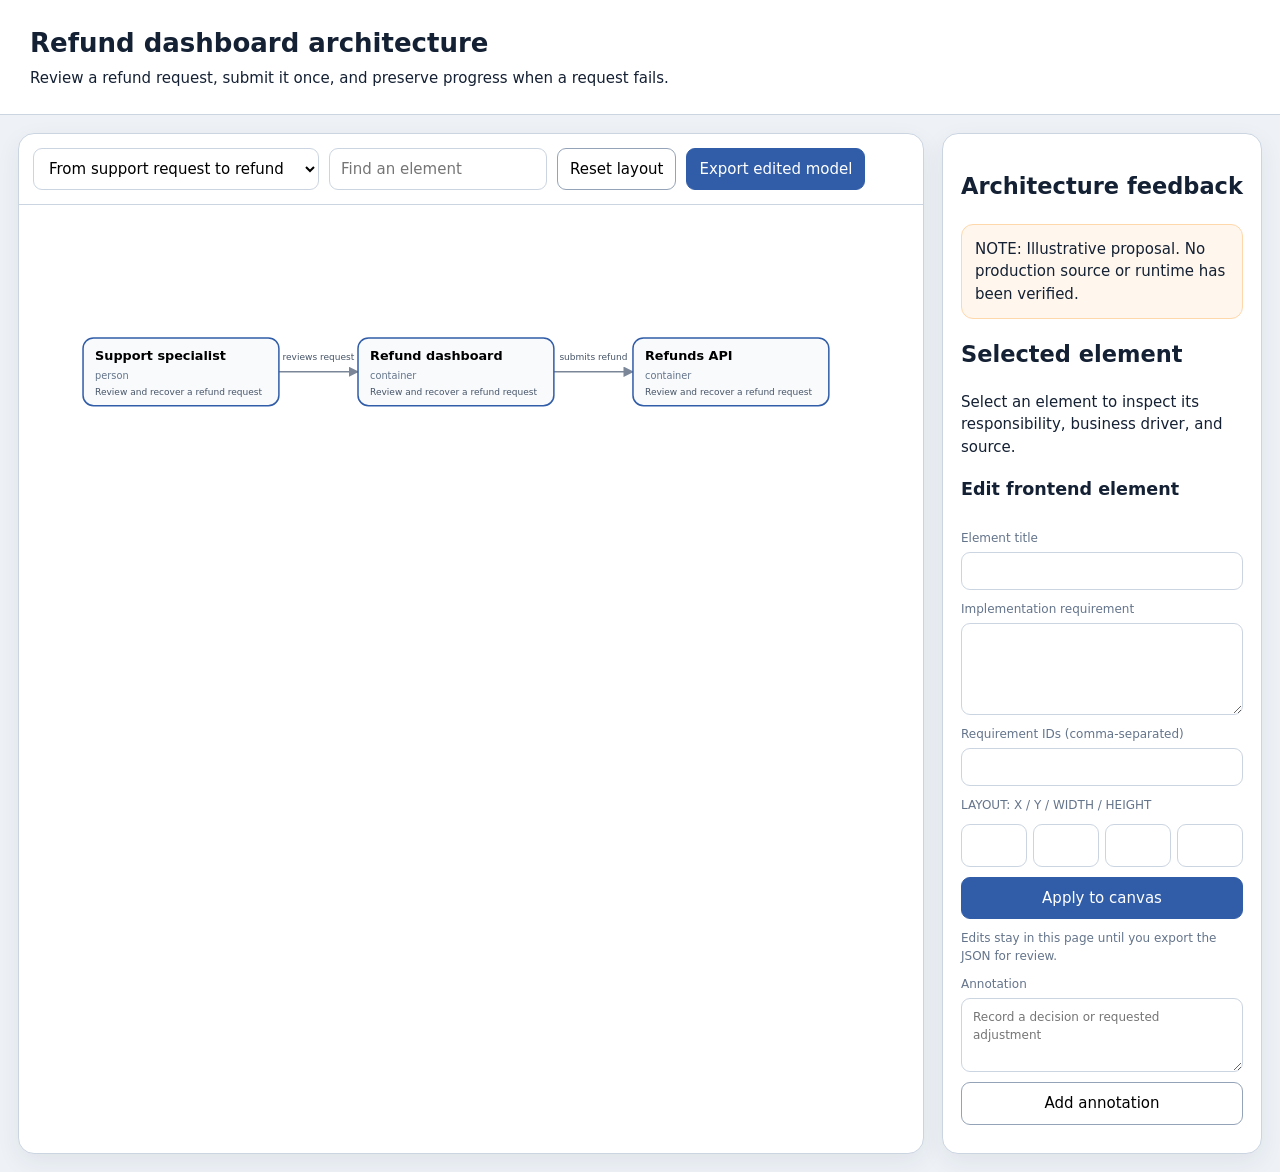
<file: examples/refund-dashboard/architecture.html>
<!doctype html>
<html lang="en">
<head>
<meta charset="utf-8">
<meta name="viewport" content="width=device-width,initial-scale=1">
<title>Refund dashboard architecture</title>
<style>
:root{--ink:#142033;--muted:#64748b;--line:#cbd5e1;--panel:#f8fafc;--accent:#315da8}
*{box-sizing:border-box} body{margin:0;font:15px/1.5 system-ui,sans-serif;color:var(--ink);background:#eef2f7}
header{padding:24px 30px;background:white;border-bottom:1px solid var(--line)} h1{margin:0 0 4px;font-size:26px}
.layout{display:grid;grid-template-columns:minmax(0,1fr) 320px;gap:18px;padding:18px;min-height:calc(100vh - 100px)}
.canvas,.side{background:white;border:1px solid var(--line);border-radius:16px;box-shadow:0 8px 24px #1e293b12}
.toolbar{display:flex;flex-wrap:wrap;gap:10px;padding:14px;border-bottom:1px solid var(--line)} select,input,textarea,button{font:inherit} select,input,textarea{padding:9px 11px;border:1px solid var(--line);border-radius:9px;background:white} button{padding:9px 12px;border:1px solid #94a3b8;border-radius:9px;background:white;cursor:pointer} button.primary{background:var(--accent);color:white;border-color:var(--accent)}
#diagram{width:100%;height:650px} .edge{stroke:#7b8798;stroke-width:2;marker-end:url(#arrow)} .edge-label{font-size:12px;fill:#475569}
.node rect{fill:#f8fafc;stroke:var(--accent);stroke-width:2} .node text{pointer-events:none} .node{cursor:pointer}
.frontend-element rect.body{fill:#f8fafc;stroke:#315da8;stroke-width:2} .frontend-element[data-kind="page"] rect.body{fill:#eef6ff;stroke:#1d4ed8} .frontend-element.selected rect.body{stroke:#ea580c;stroke-width:3} .frontend-element{cursor:move} .resize-handle{fill:#fff;stroke:#ea580c;stroke-width:2;cursor:nwse-resize}
.edge-label{text-anchor:middle;paint-order:stroke;stroke:white;stroke-width:6px;stroke-linejoin:round}
.side{padding:18px} .card{padding:12px 0;border-bottom:1px solid #e2e8f0} .label{font-size:12px;text-transform:uppercase;color:var(--muted)}
.feedback{margin-top:20px;padding:13px;border-radius:12px;background:#fff7ed;border:1px solid #fed7aa}
.editor{display:grid;gap:10px} .editor label{display:grid;gap:5px;font-size:12px;color:var(--muted)} .editor input,.editor textarea{width:100%} .geometry{display:grid;grid-template-columns:repeat(4,1fr);gap:6px} .note{color:var(--muted);font-size:12px} .annotation-item{padding:9px;margin-top:8px;border:1px solid #fed7aa;border-radius:9px;background:#fff7ed}
@media(max-width:850px){.layout{grid-template-columns:1fr} .side{order:-1}}
</style>
</head>
<body>
<header><h1>Refund dashboard architecture</h1><div>Review a refund request, submit it once, and preserve progress when a request fails.</div></header>
<main class="layout">
<section class="canvas">
<div class="toolbar"><select id="view"></select><input id="search" type="search" placeholder="Find an element"><button id="reset-layout">Reset layout</button><button id="export-model" class="primary">Export edited model</button></div>
<svg id="diagram" viewBox="0 0 1200 700" role="img" aria-label="Interactive architecture view">
<defs><marker id="arrow" viewBox="0 0 10 10" refX="9" refY="5" markerWidth="7" markerHeight="7" orient="auto-start-reverse"><path d="M 0 0 L 10 5 L 0 10 z" fill="#7b8798"/></marker></defs>
<g id="edges"></g><g id="nodes"></g></svg>
</section>
<aside class="side"><h2>Architecture feedback</h2><div id="feedback"></div><h2>Selected element</h2><div id="details">Select an element to inspect its responsibility, business driver, and source.</div><div id="frontend-module-overview" hidden></div><form id="element-editor" class="editor" hidden><h3>Edit frontend element</h3><label>Element title<input id="element-title"></label><label>Implementation requirement<textarea id="element-details" rows="4"></textarea></label><label>Requirement IDs (comma-separated)<input id="element-requirements"></label><div class="label">Layout: x / y / width / height</div><div class="geometry"><input id="element-x" type="number"><input id="element-y" type="number"><input id="element-width" type="number" min="40"><input id="element-height" type="number" min="30"></div><button class="primary" type="submit">Apply to canvas</button><div class="note">Edits stay in this page until you export the JSON for review.</div><label>Annotation<textarea id="annotation-text" rows="3" placeholder="Record a decision or requested adjustment"></textarea></label><button id="add-annotation" type="button">Add annotation</button><div id="annotation-list"></div></form></aside>
</main>
<script>
let model={"audience": ["product", "design", "frontend engineering", "system architecture"], "feedback": [{"message": "Illustrative proposal. No production source or runtime has been verified.", "severity": "note"}], "frontend_modules": [{"annotations": [], "canvas": {"connectors": [{"id": "workspace-intent", "label": "user intent", "source": "primary-workspace", "target": "interaction-controller"}, {"id": "controller-request", "label": "validated request", "source": "interaction-controller", "target": "api-adapter"}, {"id": "recovery-state", "label": "retry or fallback intent", "source": "status-recovery", "target": "interaction-controller"}], "elements": [{"details": "Owns the route, page-level states, focus order, and recovery path", "height": 600, "id": "capability-page", "kind": "page", "requirement_ids": ["R1", "R2"], "title": "Refund workspace", "width": 760, "x": 45, "y": 45}, {"details": "Provides navigation context and a stable slot without owning feature state", "height": 90, "id": "route-shell", "kind": "component", "requirement_ids": ["R1"], "title": "Navigation", "width": 690, "x": 80, "y": 100}, {"details": "Review the order, requested amount and reason before submitting the refund.", "height": 240, "id": "primary-workspace", "kind": "component", "requirement_ids": ["R1"], "title": "Request review", "width": 520, "x": 250, "y": 235}, {"details": "Preserve the request after a failure and show a retry action with the recorded status.", "height": 240, "id": "status-recovery", "kind": "state", "requirement_ids": ["R2"], "title": "Recovery", "width": 140, "x": 80, "y": 235}, {"details": "Owns transient UI state and maps explicit user intents to versioned requests", "height": 150, "id": "interaction-controller", "kind": "state-controller", "requirement_ids": ["R1", "R2"], "title": "Refund action", "width": 285, "x": 860, "y": 155}, {"details": "Send the requested refund once and return typed eligibility, success and recoverable-error results.", "height": 150, "id": "api-adapter", "kind": "data-contract", "requirement_ids": ["R1", "R2"], "title": "Refunds API adapter", "width": 285, "x": 860, "y": 380}], "height": 700, "width": 1200}, "id": "frontend-capability-workspace", "implementation_requirements": {"components": ["Navigation", "Request review", "Status and retry"], "data_contracts": [{"id": "refunds-api-v1", "provider": "business-api", "read_write": "The API owns eligibility and refund records; the browser owns unsent form state", "version": "1.0"}], "interactions": [{"id": "complete-primary-action", "requirement_ids": ["R1"], "result": "Validate locally, call one versioned contract, and render the resulting authoritative state", "trigger": "User confirms the primary action"}, {"id": "recover-failed-action", "requirement_ids": ["R2"], "result": "Preserve user work, explain impact, and expose a safe retry or fallback", "trigger": "The provider returns an error or is unavailable"}], "pages": ["Refund request review and result"], "quality": ["Keyboard and screen-reader operable for the critical journey", "Responsive behavior defined for compact and wide layouts", "Loading and input response targets tied to the accepted user outcome", "No duplicate side effects after retry or navigation"], "states": {"empty": "Explain why no business data exists and offer the next valid action", "error": "State the impact and provide a recoverable action without losing user input", "loading": "Preserve orientation and show bounded progress", "ready": "Expose one clear primary action and current business status", "unavailable": "Keep authoritative state unchanged and offer retry or a deterministic fallback"}}, "name": "Refund workspace", "node_id": "frontend-capability", "requirement_ids": ["R1", "R2"], "surface": "/refunds", "template_ref": "frontend-module-canvas-v1"}], "language": "en", "nodes": [{"business_driver": "Review and recover a refund request", "evidence_status": "PROPOSED", "id": "user", "name": "Support specialist", "responsibility": "Checks unresolved requests and chooses the refund action", "source": "Fictional scenario in examples/refund-dashboard/README.md", "source_type": "AI_PROPOSAL", "type": "person"}, {"business_driver": "Review and recover a refund request", "evidence_status": "PROPOSED", "id": "frontend-capability", "name": "Refund dashboard", "responsibility": "Owns the refund route, review form, transient state and recoverable feedback", "source": "Fictional scenario in examples/refund-dashboard/README.md", "source_type": "AI_PROPOSAL", "type": "container"}, {"business_driver": "Review and recover a refund request", "evidence_status": "PROPOSED", "id": "business-api", "name": "Refunds API", "responsibility": "Validates eligibility and records each authorized refund once", "source": "Fictional scenario in examples/refund-dashboard/README.md", "source_type": "AI_PROPOSAL", "type": "container"}], "relationships": [{"evidence": "Fictional scenario in examples/refund-dashboard/README.md", "evidence_status": "PROPOSED", "evidence_type": "AI_PROPOSAL", "id": "uses-capability", "label": "reviews request", "source": "user", "target": "frontend-capability"}, {"evidence": "Fictional scenario in examples/refund-dashboard/README.md", "evidence_status": "PROPOSED", "evidence_type": "AI_PROPOSAL", "id": "calls-api", "label": "submits refund", "source": "frontend-capability", "target": "business-api"}], "scope": "Review a refund request, submit it once, and preserve progress when a request fails.", "title": "Refund dashboard architecture", "views": [{"id": "context", "node_ids": ["user", "frontend-capability", "business-api"], "relationship_ids": ["uses-capability", "calls-api"], "title": "From support request to refund"}, {"frontend_module_id": "frontend-capability-workspace", "id": "frontend-workspace", "kind": "frontend", "node_ids": ["frontend-capability"], "relationship_ids": [], "title": "Refund workspace and recovery"}]};
const initialModel=JSON.parse(JSON.stringify(model));
const svgNS="http://www.w3.org/2000/svg";
const viewSelect=document.getElementById("view");
const search=document.getElementById("search");
let nodeById={};
let edgeById={};
const detailFields=[["Name", "name"], ["Type", "type"], ["Responsibility", "responsibility"], ["Business driver", "business_driver"], ["Source", "source"]];
const frontendSections=[["Pages", "pages"], ["Components", "components"], ["States", "states"], ["Interactions", "interactions"], ["Data contracts", "data_contracts"], ["Quality requirements", "quality"]];
const diagram=document.getElementById("diagram");
const editor=document.getElementById("element-editor");
let selectedFrontend=null;
let gesture=null;
function refreshIndexes(){nodeById=Object.fromEntries(model.nodes.map(n=>[n.id,n]));edgeById=Object.fromEntries(model.relationships.map(e=>[e.id,e]))}
function el(name,attrs,text){const n=document.createElementNS(svgNS,name);for(const [k,v] of Object.entries(attrs||{}))n.setAttribute(k,v);if(text!==undefined)n.textContent=text;return n}
function positions(ids){const cols=Math.min(3,Math.max(1,ids.length));return Object.fromEntries(ids.map((id,i)=>[id,[85+(i%cols)*365,95+Math.floor(i/cols)*190]]))}
function requirementSummary(ids){if(!ids?.length)return "UNMAPPED";return ids[0]+(ids.length>1?` +${ids.length-1}`:"")}
function showDetails(node){selectedFrontend=null;editor.hidden=true;document.getElementById("frontend-module-overview").hidden=true;const box=document.getElementById("details");box.hidden=false;box.replaceChildren();for(const [label,key] of detailFields){const card=document.createElement("div");card.className="card";const l=document.createElement("div");l.className="label";l.textContent=label;const v=document.createElement("div");v.textContent=node[key]||"UNKNOWN";card.append(l,v);box.append(card)}}
function frontendModule(id){return (model.frontend_modules||[]).find(item=>item.id===id)}
function activeView(){return model.views.find(v=>v.id===viewSelect.value)||model.views[0]}
function activeFrontend(){const view=activeView();return view.kind==="frontend"?frontendModule(view.frontend_module_id):null}
function selectedElement(){if(!selectedFrontend)return null;const module=frontendModule(selectedFrontend.moduleId);return module?.canvas.elements.find(item=>item.id===selectedFrontend.elementId)||null}
function renderAnnotations(module,element){const list=document.getElementById("annotation-list");list.replaceChildren();for(const note of module.annotations||[]){if(note.element_id!==element.id)continue;const item=document.createElement("div");item.className="annotation-item";item.textContent=`${note.status||"open"}: ${note.text}`;list.append(item)}}
function requirementText(value){if(typeof value==="string")return value;if(Array.isArray(value))return value.map(requirementText).join(" · ");if(value&&typeof value==="object")return Object.entries(value).map(([key,item])=>`${key}: ${requirementText(item)}`).join(" · ");return String(value??"UNKNOWN")}
function showFrontendOverview(module){const overview=document.getElementById("frontend-module-overview");document.getElementById("details").hidden=true;editor.hidden=true;overview.hidden=false;overview.replaceChildren();const heading=document.createElement("h3");heading.textContent=module.name;overview.append(heading);const meta=document.createElement("div");meta.className="note";meta.textContent=`${module.surface} · ${module.template_ref} · ${module.requirement_ids.join(", ")}`;overview.append(meta);for(const [label,key] of frontendSections){const card=document.createElement("div");card.className="card";const title=document.createElement("div");title.className="label";title.textContent=label;const value=document.createElement("div");value.textContent=requirementText(module.implementation_requirements[key]);card.append(title,value);overview.append(card)}}
function showFrontendEditor(module,element){selectedFrontend={moduleId:module.id,elementId:element.id};document.getElementById("details").hidden=true;document.getElementById("frontend-module-overview").hidden=true;editor.hidden=false;document.getElementById("element-title").value=element.title;document.getElementById("element-details").value=element.details||"";document.getElementById("element-requirements").value=(element.requirement_ids||[]).join(", ");for(const key of ["x","y","width","height"])document.getElementById(`element-${key}`).value=element[key];renderAnnotations(module,element)}
function renderStandard(view){diagram.setAttribute("viewBox","0 0 1200 700");const q=search.value.trim().toLowerCase();const ids=view.node_ids.filter(id=>!q||JSON.stringify(nodeById[id]).toLowerCase().includes(q));const visible=new Set(ids);const pos=positions(ids);const edges=document.getElementById("edges");const nodes=document.getElementById("nodes");edges.replaceChildren();nodes.replaceChildren();for(const id of view.relationship_ids){const edge=edgeById[id];if(!visible.has(edge.source)||!visible.has(edge.target))continue;const [x1,y1]=pos[edge.source],[x2,y2]=pos[edge.target];edges.append(el("line",{class:"edge",x1:x1+260,y1:y1+45,x2:x2,y2:y2+45}));edges.append(el("text",{class:"edge-label",x:(x1+x2+260)/2,y:(y1+y2)/2+30},edge.label))}for(const id of ids){const node=nodeById[id],[x,y]=pos[id];const g=el("g",{class:"node",tabindex:"0"});g.append(el("rect",{x,y,width:260,height:90,rx:14}),el("text",{x:x+16,y:y+30,"font-size":17,"font-weight":650},node.name),el("text",{x:x+16,y:y+55,"font-size":13,fill:"#64748b"},node.type||"element"),el("text",{x:x+16,y:y+76,"font-size":12,fill:"#475569"},node.business_driver||""));g.addEventListener("click",()=>showDetails(node));g.addEventListener("keydown",e=>{if(e.key==="Enter")showDetails(node)});nodes.append(g)}}
function renderFrontend(view){const module=frontendModule(view.frontend_module_id);if(!selectedFrontend||selectedFrontend.moduleId!==module.id)showFrontendOverview(module);const canvas=module.canvas;diagram.setAttribute("viewBox",`0 0 ${canvas.width} ${canvas.height}`);const q=search.value.trim().toLowerCase();const visibleElements=canvas.elements.filter(item=>!q||JSON.stringify(item).toLowerCase().includes(q));const visible=new Set(visibleElements.map(item=>item.id));const byId=Object.fromEntries(canvas.elements.map(item=>[item.id,item]));const edges=document.getElementById("edges");const nodes=document.getElementById("nodes");edges.replaceChildren();nodes.replaceChildren();for(const connector of canvas.connectors||[]){if(!visible.has(connector.source)||!visible.has(connector.target))continue;const source=byId[connector.source],target=byId[connector.target];const x1=source.x+source.width,y1=source.y+source.height/2,x2=target.x,y2=target.y+target.height/2;edges.append(el("line",{class:"edge",x1,y1,x2,y2}));edges.append(el("text",{class:"edge-label",x:(x1+x2)/2,y:(y1+y2)/2-8},connector.label||""))}for(const item of visibleElements){const selected=selectedFrontend?.moduleId===module.id&&selectedFrontend?.elementId===item.id;const g=el("g",{class:`frontend-element${selected?" selected":""}`,"data-id":item.id,"data-kind":item.kind,tabindex:"0"});g.append(el("rect",{class:"body",x:item.x,y:item.y,width:item.width,height:item.height,rx:12}),el("text",{x:item.x+14,y:item.y+28,"font-size":17,"font-weight":650,"pointer-events":"none"},item.title),el("text",{x:item.x+14,y:item.y+50,"font-size":12,fill:"#64748b","pointer-events":"none"},`${item.kind} · ${requirementSummary(item.requirement_ids)}`));if(selected)g.append(el("rect",{class:"resize-handle",x:item.x+item.width-7,y:item.y+item.height-7,width:14,height:14,rx:3}));g.addEventListener("click",()=>showFrontendEditor(module,item));g.addEventListener("keydown",event=>{if(event.key==="Enter")showFrontendEditor(module,item)});nodes.append(g)}}
function render(){const view=activeView();if(view.kind==="frontend")renderFrontend(view);else renderStandard(view)}
function svgPoint(event){const point=diagram.createSVGPoint();point.x=event.clientX;point.y=event.clientY;return point.matrixTransform(diagram.getScreenCTM().inverse())}
diagram.addEventListener("pointerdown",event=>{const target=event.target.closest?.(".frontend-element");if(!target)return;const module=activeFrontend();if(!module)return;const item=module.canvas.elements.find(element=>element.id===target.dataset.id);if(!item)return;showFrontendEditor(module,item);const point=svgPoint(event);gesture={pointerId:event.pointerId,moduleId:module.id,elementId:item.id,mode:event.target.classList.contains("resize-handle")?"resize":"move",startX:point.x,startY:point.y,original:{x:item.x,y:item.y,width:item.width,height:item.height}};diagram.setPointerCapture(event.pointerId);event.preventDefault()});
diagram.addEventListener("pointermove",event=>{if(!gesture||gesture.pointerId!==event.pointerId)return;const module=frontendModule(gesture.moduleId);const item=module.canvas.elements.find(element=>element.id===gesture.elementId);const point=svgPoint(event),dx=point.x-gesture.startX,dy=point.y-gesture.startY;if(gesture.mode==="move"){item.x=Math.max(0,gesture.original.x+dx);item.y=Math.max(0,gesture.original.y+dy)}else{item.width=Math.max(40,gesture.original.width+dx);item.height=Math.max(30,gesture.original.height+dy)}renderFrontend(activeView())});
diagram.addEventListener("pointerup",event=>{if(!gesture||gesture.pointerId!==event.pointerId)return;const module=frontendModule(gesture.moduleId);const item=module.canvas.elements.find(element=>element.id===gesture.elementId);gesture=null;showFrontendEditor(module,item)});
editor.addEventListener("submit",event=>{event.preventDefault();const module=activeFrontend(),item=selectedElement();if(!module||!item)return;const ids=document.getElementById("element-requirements").value.split(",").map(value=>value.trim()).filter(Boolean);if(ids.some(id=>!module.requirement_ids.includes(id))){alert("An element can reference only requirement IDs registered by its frontend module.");return}item.title=document.getElementById("element-title").value.trim()||item.title;item.details=document.getElementById("element-details").value.trim();item.requirement_ids=ids;for(const key of ["x","y","width","height"])item[key]=Math.max(key==="width"?40:key==="height"?30:0,Number(document.getElementById(`element-${key}`).value)||0);renderFrontend(activeView());showFrontendEditor(module,item)});
document.getElementById("add-annotation").addEventListener("click",()=>{const module=activeFrontend(),item=selectedElement(),input=document.getElementById("annotation-text");const value=input.value.trim();if(!module||!item||!value)return;module.annotations=module.annotations||[];module.annotations.push({id:`annotation-${Date.now()}`,element_id:item.id,status:"open",text:value});input.value="";renderAnnotations(module,item)});
document.getElementById("export-model").addEventListener("click",()=>{const blob=new Blob([JSON.stringify(model,null,2)+"\n"],{type:"application/json"});const link=document.createElement("a");link.href=URL.createObjectURL(blob);link.download="architecture-model.edited.json";link.click();URL.revokeObjectURL(link.href)});
document.getElementById("reset-layout").addEventListener("click",()=>{model=JSON.parse(JSON.stringify(initialModel));selectedFrontend=null;editor.hidden=true;document.getElementById("frontend-module-overview").hidden=true;document.getElementById("details").hidden=false;refreshIndexes();render()});
for(const view of model.views){const option=document.createElement("option");option.value=view.id;option.textContent=view.title||view.id;viewSelect.append(option)}
const feedback=document.getElementById("feedback");for(const item of model.feedback||[]){const card=document.createElement("div");card.className="feedback";card.textContent=(item.severity?item.severity.toUpperCase()+": ":"")+item.message;feedback.append(card)}
viewSelect.addEventListener("change",()=>{selectedFrontend=null;editor.hidden=true;document.getElementById("frontend-module-overview").hidden=true;document.getElementById("details").hidden=false;render()});search.addEventListener("input",render);refreshIndexes();render();
</script>
</body>
</html>
</file>
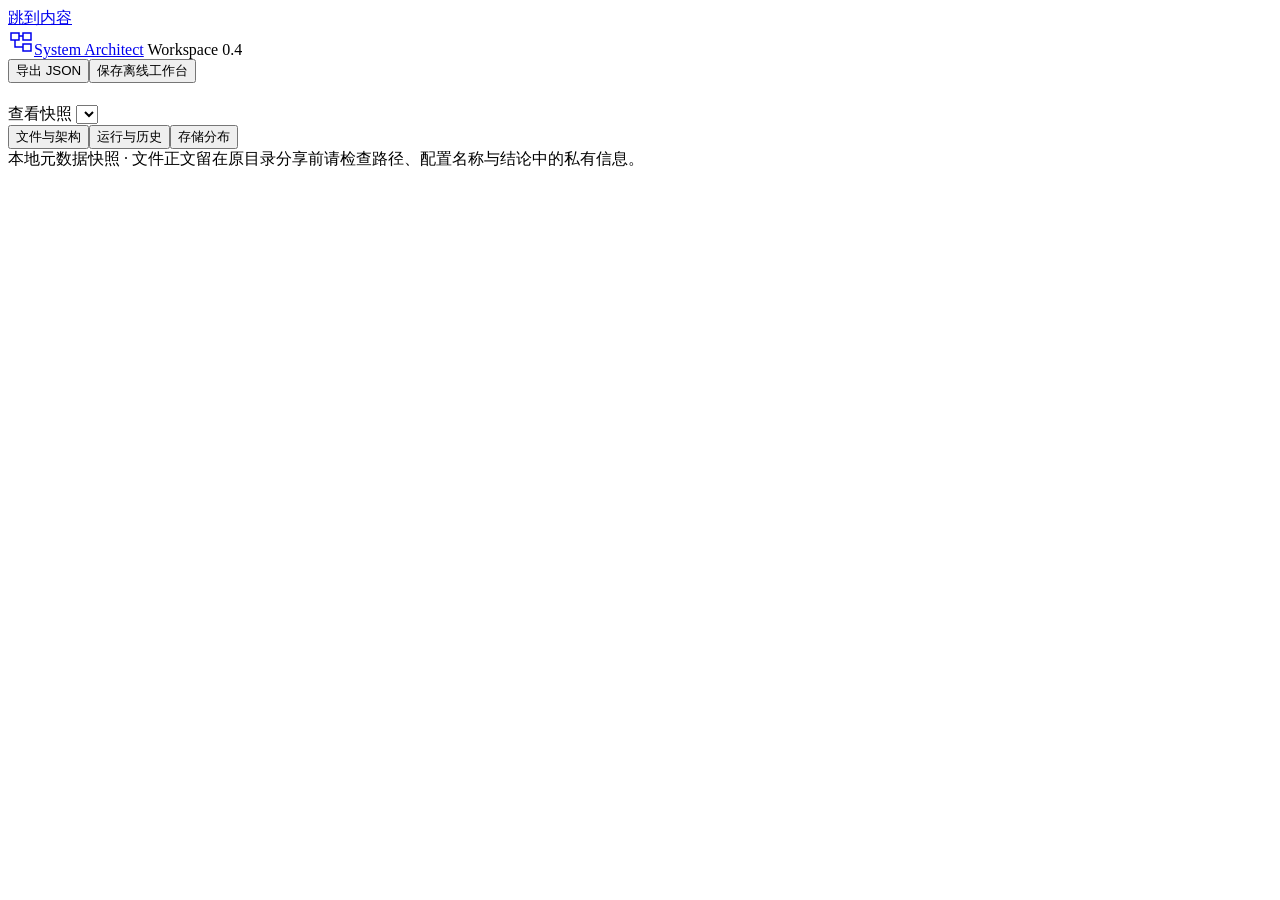
<file: skills/architecture-workspace/assets/workspace.html>
<!doctype html>
<html lang="zh-CN">
<head>
<meta charset="utf-8">
<meta name="viewport" content="width=device-width,initial-scale=1">
<meta http-equiv="Content-Security-Policy" content="default-src 'none'; script-src 'unsafe-inline'; style-src 'unsafe-inline'; img-src data: blob:; connect-src 'none'; object-src 'none'; base-uri 'none'; form-action 'none'">
<title><!--WORKSPACE_TITLE--> · System Architect</title>
<!--WORKSPACE_STYLE-->
</head>
<body>
<a class="skip-link" href="#main">跳到内容</a>
<header class="topbar">
  <a class="brand" href="#" aria-label="System Architect 工作台首页"><svg width="26" height="26" viewBox="0 0 26 26" aria-hidden="true"><path d="M3 4h8v7H3zM15 15h8v7h-8zM15 4h8v7h-8zM7 11v7h8M11 7h4" fill="none" stroke="currentColor" stroke-width="1.5"/></svg><span>System Architect</span></a>
  <span class="edition">Workspace 0.4</span>
  <div class="top-actions"><button id="export-json">导出 JSON</button><button id="export-html" class="primary">保存离线工作台</button></div>
</header>
<div class="project-heading"><div><h1 id="project-title"></h1><p id="project-meta"></p></div><label class="snapshot-label">查看快照 <select id="snapshot" aria-label="查看快照"></select></label></div>
<nav class="view-tabs" aria-label="工作台视图"><button data-view="files" aria-current="page">文件与架构</button><button data-view="runs">运行与历史</button><button data-view="storage">存储分布</button></nav>
<div class="workspace"><aside id="sidebar" class="sidebar" aria-label="项目导航"></aside><main id="main" tabindex="-1"></main><aside id="inspector" class="inspector" aria-label="文件详情"></aside></div>
<footer><span>本地元数据快照 · 文件正文留在原目录</span><span>分享前请检查路径、配置名称与结论中的私有信息。</span></footer>
<div id="notice" role="status" aria-live="polite"></div>
<noscript>此工作台需要启用 JavaScript。文件记录可通过配套 catalog.json 阅读。</noscript>
<script type="application/json" id="initial-state">{}</script>
<!--WORKSPACE_DATA-->
<!--WORKSPACE_SCRIPT-->
</body>
</html>
</file>
